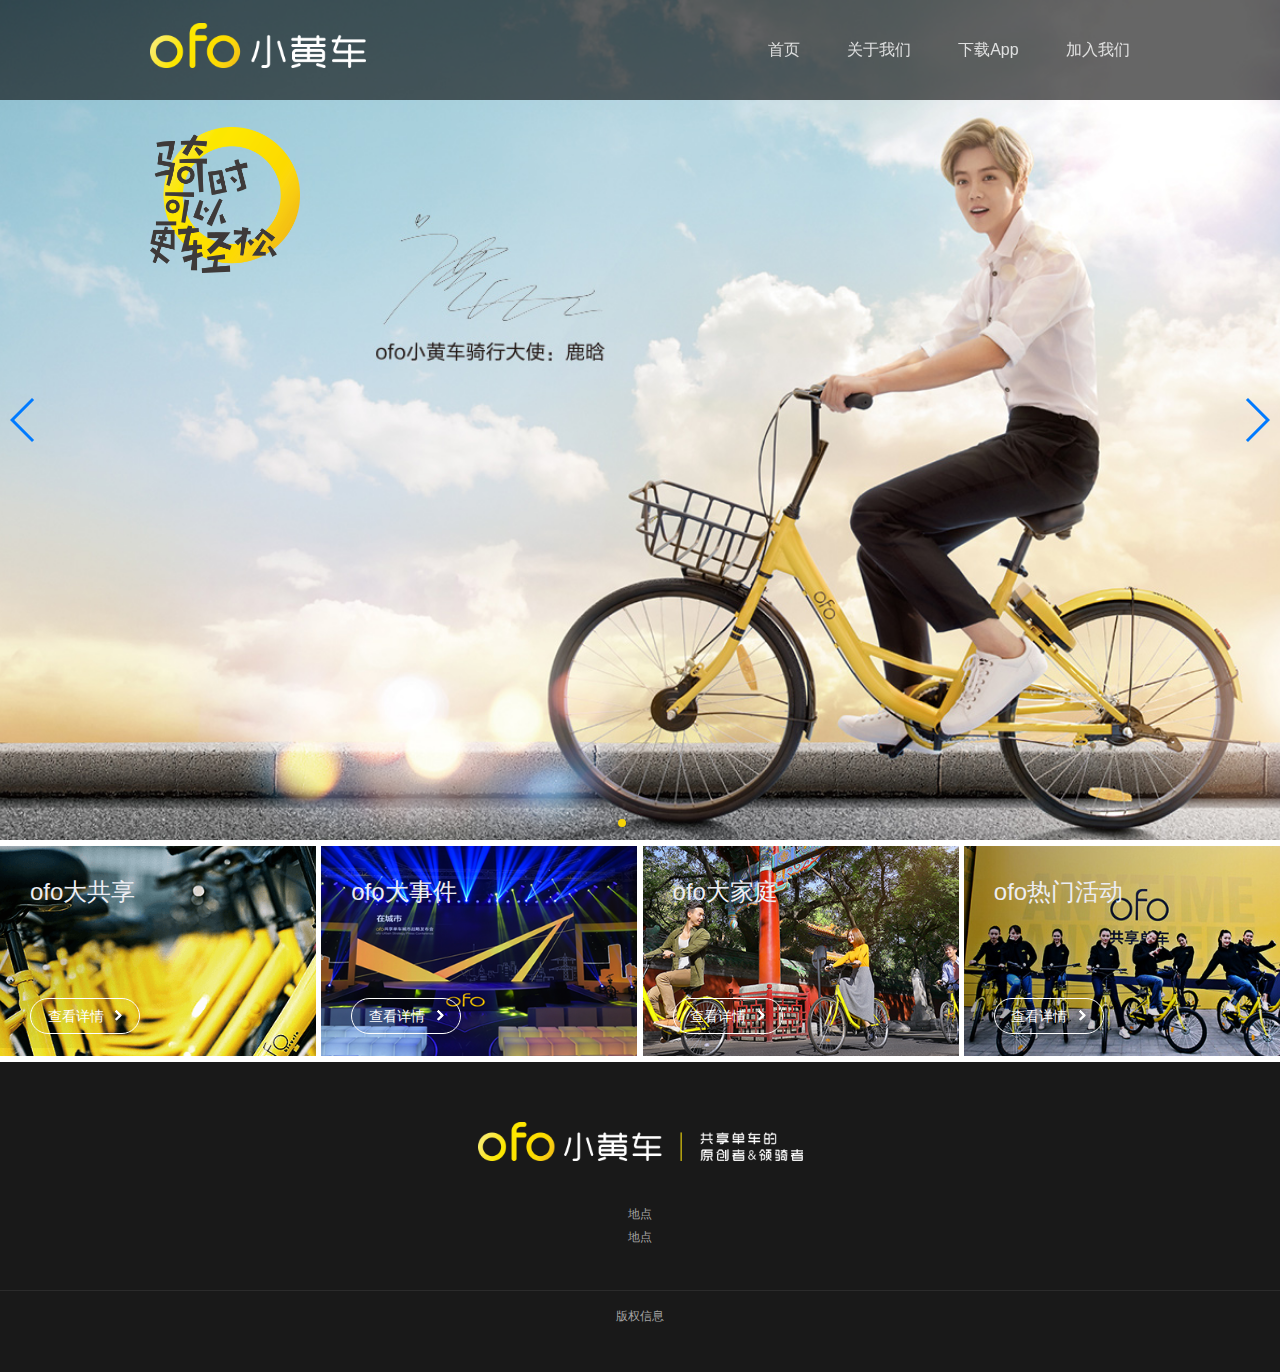
<file: index.html>
<!DOCTYPE html>
<html>
<head>
	<title>首页</title>
	<meta charset="utf-8">
	<style class="vjs-styles-defaults">
      .video-js {
        width: 300px;
        height: 150px;
      }

      .vjs-fluid {
        padding-top: 56.25%
      }
    </style>
    <style class="vjs-styles-dimensions">
      .video-dimensions {
        width: 100px;
        height: 100px;
      }

      .video-dimensions.vjs-fluid {
        padding-top: 56.25%;
      }
    </style>
    <link href="css/video-js.css" rel="stylesheet">
	<link rel="stylesheet" type="text/css" href="css/public.css">
	<link rel="stylesheet" type="text/css" href="css/index.css">
	<link rel="stylesheet" type="text/css" href="css/swiper.min.css">

</head>
<body>
<div id="main">
	<header>
		<div id="nav" style="margin: 0 150px;position: relative;">
			<div class="logo">
				<a href="#">
					<img src="images/logo.png">
				</a>
			</div>
			<div class="nav-item">
				<ul>
					<li>
						<a href="index.html">首页</a>
						<span></span>
					</li>
					<li>
						<a href="#">关于我们</a>
						<span></span>
					</li>
					<li>
						<a href="#">下载App</a>
						<span></span>
					</li>
					<li>
						<a href="#">加入我们</a>
						<span></span>
					</li>
				</ul>
			</div>
		</div>
	</header>
	<div class="content" data-p="index">
		<div class="cont-wrap">
			<div class="banner">
				<div class="swiper-container swiper-container-horizontal">
					<div class="swiper-wrapper">
						<div class="swiper-slide" style="width: 1140px;">
							<div class="banner1 ban-warp">
								<div class="title-w"><h3>随时随地骑</h3></div>
								<div class="col-1140">
									<div class="title"></div>
								</div>
							</div>
						</div>
						<div class="swiper-slide" style="width: 1140px;">
							<div class="banner2 ban-warp">
								<div class="title-w"><h3>随时随地骑</h3></div>
								<div class="col-1140">
									<div class="title"></div>
								</div>
							</div>
						</div>
						<div class="swiper-slide" style="width: 1140px;">
							<div class="banner2 banner-3 ban-warp">
								<div class="title-w"><h3>随时随地骑</h3>
								<p>ANYTIME<br>ANYWHERE</p></div>
								<div class="col-1140">
									<div class="title"></div>
								</div>
							</div>
						</div>
					</div>
					<div class="swiper-pagination swiper-pagination-clickable swiper-pagination-bullets">
							<span class="swiper-pagination-bullet"></span>
							<span class="swiper-pagination-bullet"></span>
					</div>
					<div class="swiper-button-prev"></div>
    				<div class="swiper-button-next"></div>
    				
				</div>
			</div>		
			<div class="link-warp">
				<ul>
					<li id="share">
						<h3>ofo大共享</h3>
						<a href="share.html">
							查看详情&nbsp;&nbsp;
							<em></em>
						</a>
					</li>
					<li id="event">
						<h3>ofo大事件</h3>
						<a href="event.html">
							查看详情&nbsp;&nbsp;
							<em></em>
						</a>
					</li>
					<li id="family">
						<h3>ofo大家庭</h3>
						<a href="family_bj.html">
							查看详情&nbsp;&nbsp;
							<em></em>
						</a>
					</li>
					<li id="active">
						<h3>ofo热门活动</h3>
						<a href="activity.html">
							查看详情&nbsp;&nbsp;
							<em></em>
						</a>
					</li>
				</ul>
			</div>
		</div>		
	</div>
	<footer>
		<div class="col-1140">
			<div class="fbar clearfix">
				<div class="fcnt">
					<div class="fbar-logo">
						<img src="images/footer_logo.png">
					</div>
					<p class="finfo text1">地点</p>
					<p class="finfo text2">地点</p>
				</div>
			</div>
		</div>
		<div class="ficp">
			<p class="finfo"> 版权信息</p>
		</div>
	</footer>
	
</div>
<script src="js/jquery-2.1.1.min.js"></script>
<script src="js/app.min.js"></script>

<script src="js/plugin.js"></script>
<script src="js/video.js"></script>
<script src="js/carcount.js"></script>

</body>
</html>
</file>
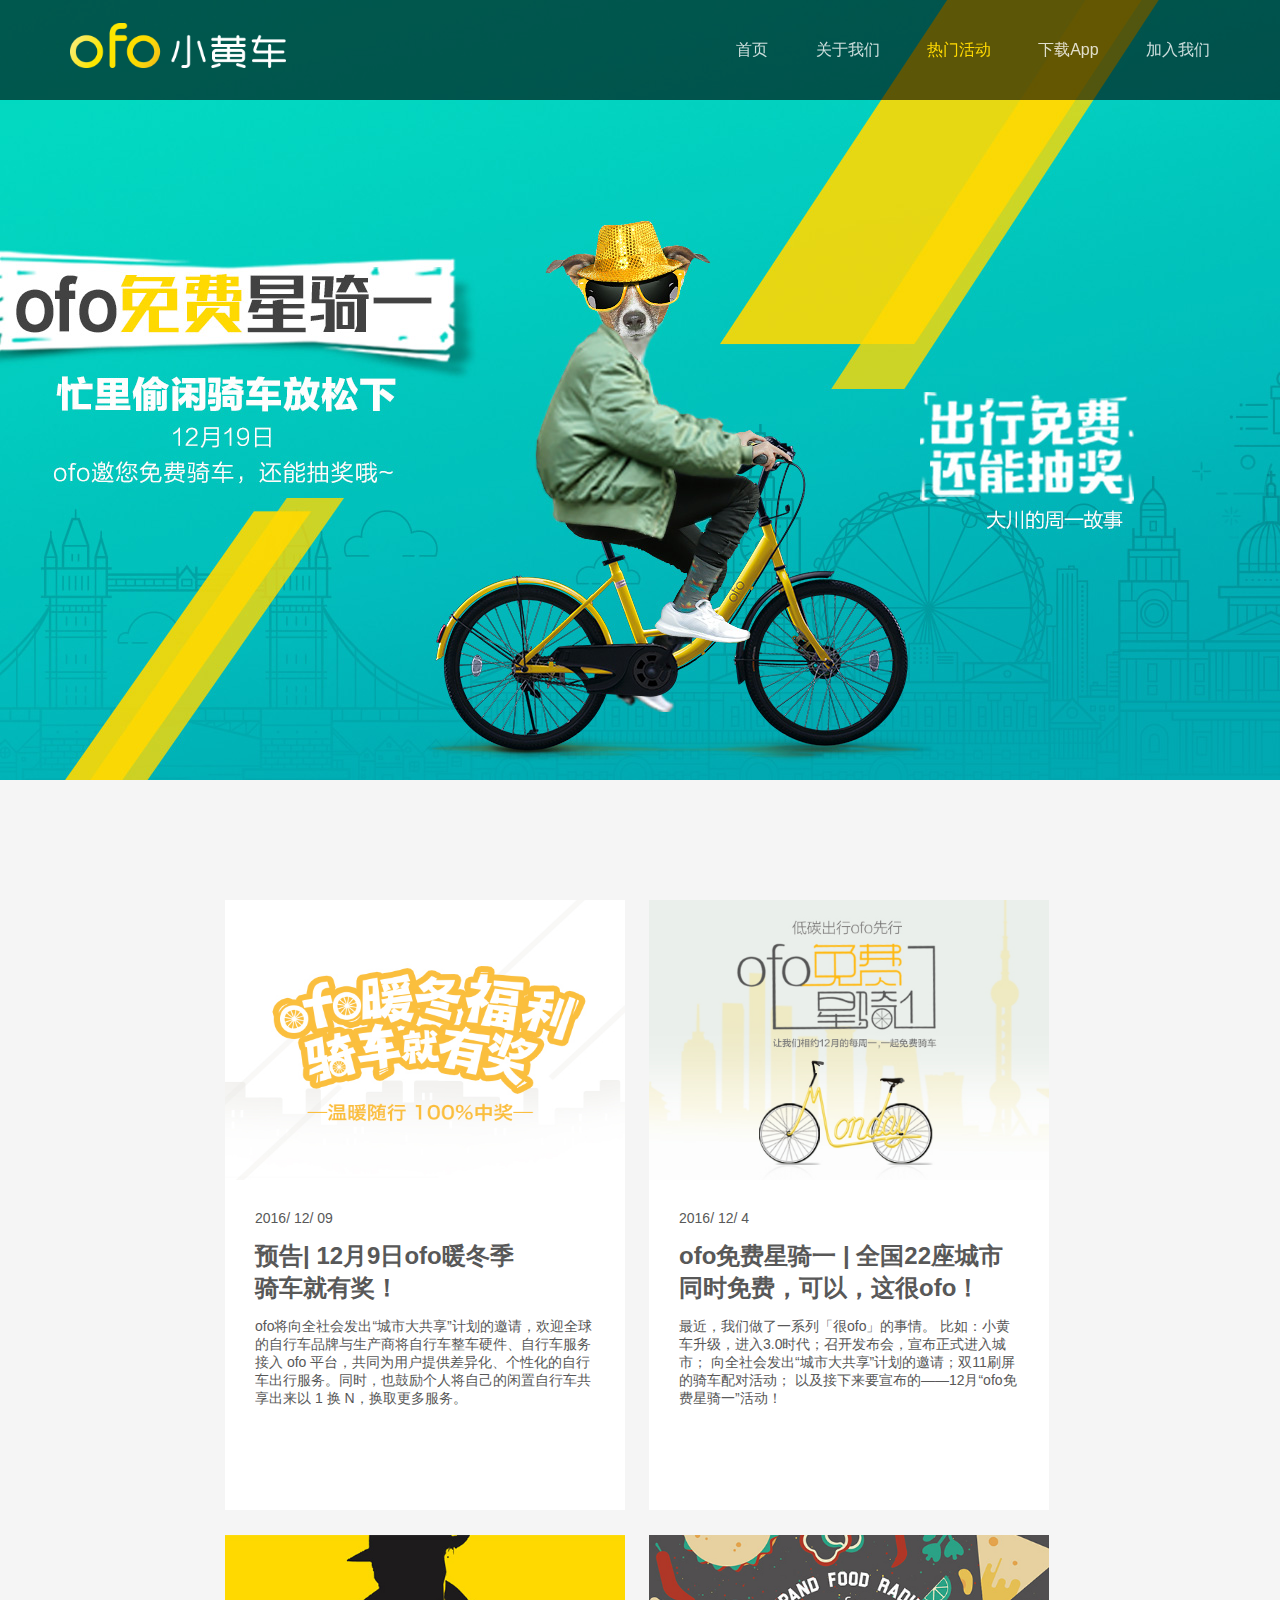
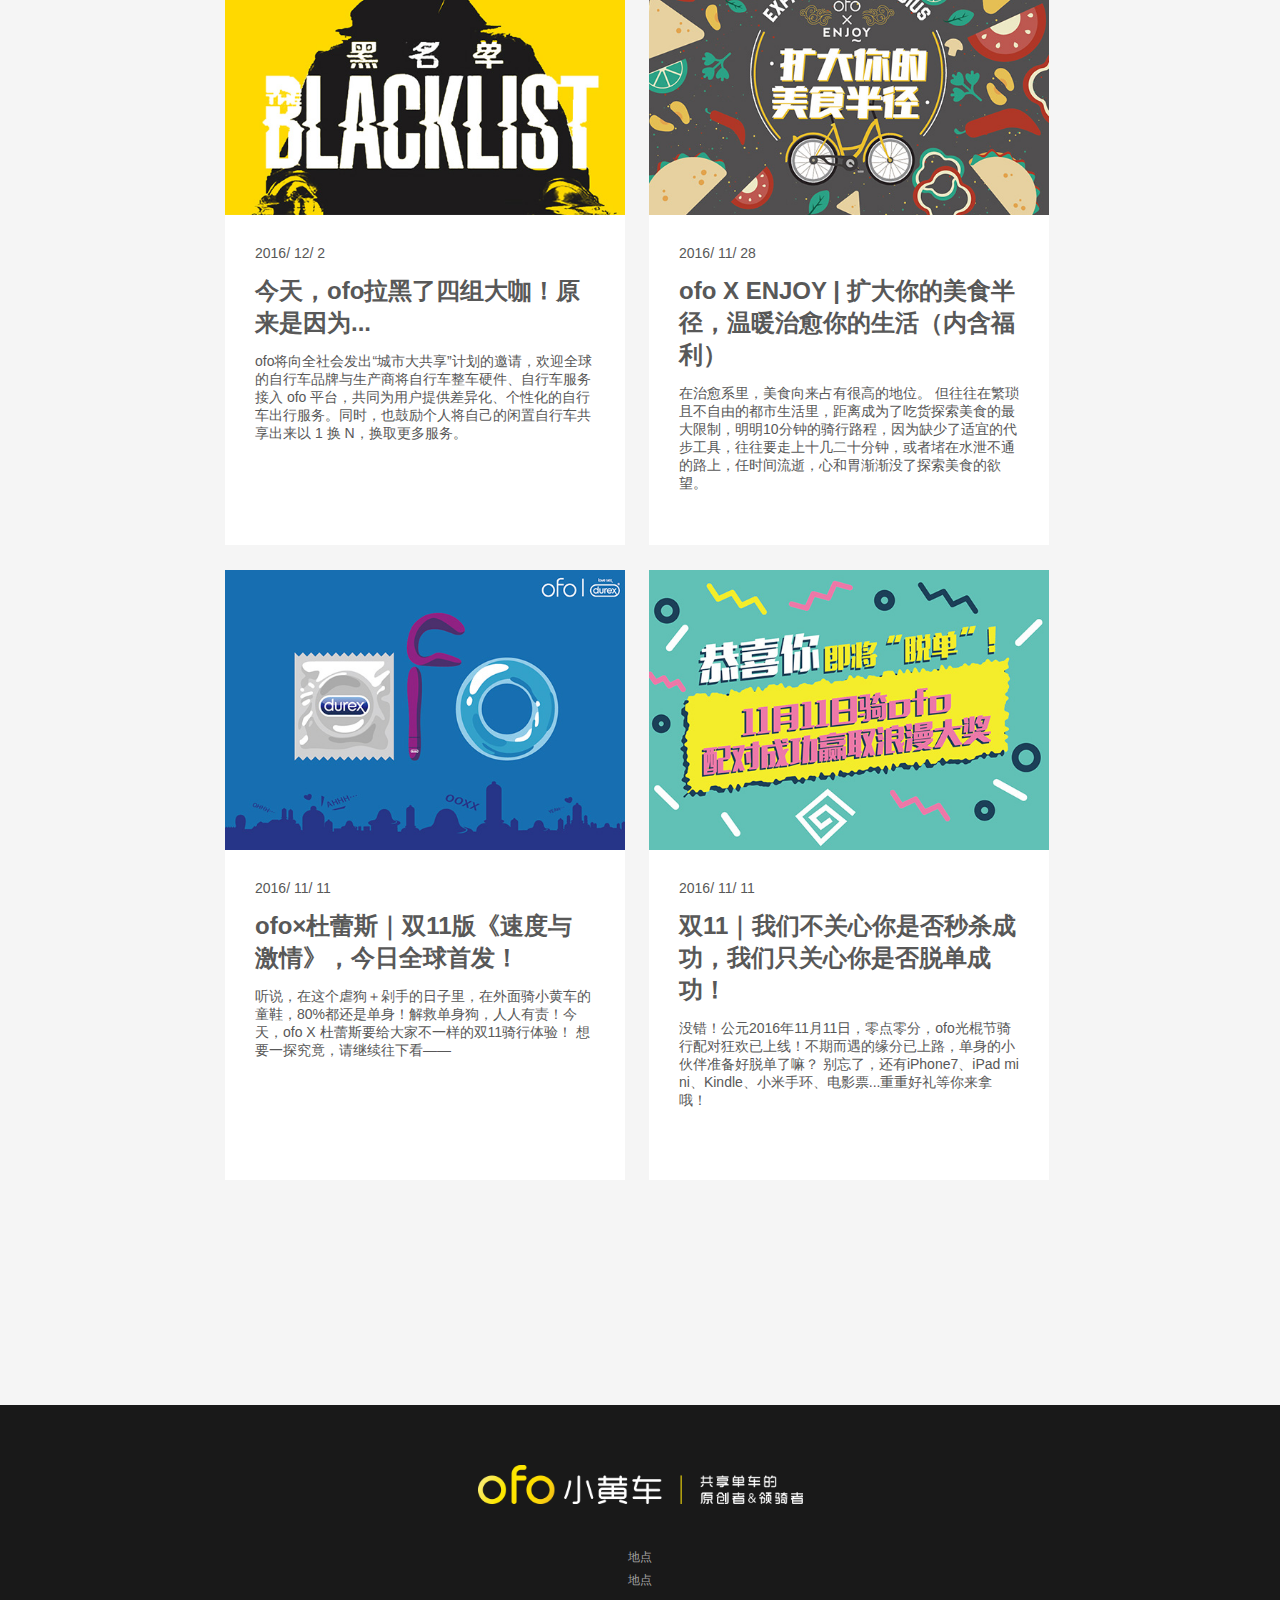
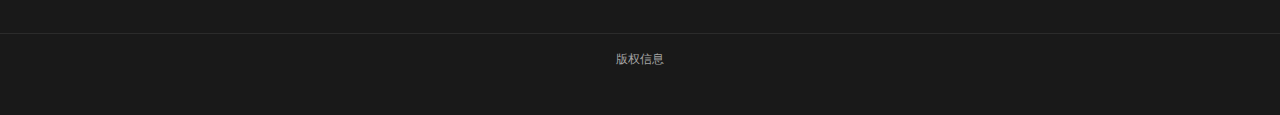
<file: activity.html>
<!DOCTYPE html>
<html>
<head>
	<title>热门活动</title>
	<meta charset="utf-8">
	 <link href="css/video-js.css" rel="stylesheet">
	<link rel="stylesheet" type="text/css" href="css/public.css">
	<link rel="stylesheet" type="text/css" href="css/active.css">
	<link rel="stylesheet" type="text/css" href="css/swiper.min.css">
</head>
<body>
<div id="main">
	<header>
		<div id="nav" class="col-1140">
			<div class="logo">
				<a href="#">
					<img src="images/logo.png">
				</a>
			</div>
			<div class="nav-item nav-item-y">
				<ul>
					<li>
						<a href="index.html">首页</a>
						<span></span>
					</li>
					<li>
						<a href="#">关于我们</a>
						<span></span>
					</li>
					<li>
						<a class="cur" href="activity.html" >热门活动</a>
						<span ></span>
					</li>
					<li>
						<a href="#">下载App</a>
						<span></span>
					</li>
					<li>
						<a href="#">加入我们</a>
						<span></span>
					</li>
				</ul>
			</div>
		</div>
	</header>
	<div class="content">
		<div class="banner"></div>
	</div>
	<div class="post-list">
		<ul>
			<li>
				<a href="active-1.html">
					<img src="images/activity/pic-1.jpg">
					<div class="text-area">
						<div class="time">2016/ 12/ 09</div>
						<h2>预告| 12月9日ofo暖冬季<br>骑车就有奖！</h2>
						<p>ofo将向全社会发出“城市大共享”计划的邀请，欢迎全球的自行车品牌与生产商将自行车整车硬件、自行车服务接入 ofo 平台，共同为用户提供差异化、个性化的自行车出行服务。同时，也鼓励个人将自己的闲置自行车共享出来以 1 换 N，换取更多服务。</p>
					</div>
				</a>
			</li>
			<li class="right">
				<a href="active-1.html">
                    <img src="images/activity/pic-2.jpg">
                    <div class="text-area">
                        <div class="time">2016/ 12/ 4</div>
                        <h2>ofo免费星骑一 | 全国22座城市同时免费，可以，这很ofo！</h2>
                        <p>最近，我们做了一系列「很ofo」的事情。
                            比如：小黄车升级，进入3.0时代；召开发布会，宣布正式进入城市；
                            向全社会发出“城市大共享”计划的邀请；双11刷屏的骑车配对活动；
                        以及接下来要宣布的——12月“ofo免费星骑一”活动！</p>
                    </div>
                </a>
            </li>
            <li><a href="active-1.html">
                    <img src="images/activity/pic-3.jpg">
                    <div class="text-area">
                        <div class="time">2016/ 12/ 2</div>
                        <h2>今天，ofo拉黑了四组大咖！原来是因为...</h2>
                        <p>ofo将向全社会发出“城市大共享”计划的邀请，欢迎全球的自行车品牌与生产商将自行车整车硬件、自行车服务接入 ofo 平台，共同为用户提供差异化、个性化的自行车出行服务。同时，也鼓励个人将自己的闲置自行车共享出来以 1 换 N，换取更多服务。</p>
                    </div></a>
            </li>
            <li class="right">
            	<a href="active-1.html">
                    <img src="images/activity/pic-4.jpg">
                    <div class="text-area">
                        <div class="time">2016/ 11/ 28</div>
                        <h2>ofo X ENJOY | 扩大你的美食半径，温暖治愈你的生活（内含福利）</h2>
                        <p>在治愈系里，美食向来占有很高的地位。
                        但往往在繁琐且不自由的都市生活里，距离成为了吃货探索美食的最大限制，明明10分钟的骑行路程，因为缺少了适宜的代步工具，往往要走上十几二十分钟，或者堵在水泄不通的路上，任时间流逝，心和胃渐渐没了探索美食的欲望。</p>
                    </div>
                </a>
            </li>
            <li>
            	<a href="active-1.html">
                    <img src="images/activity/pic-5.jpg">
                    <div class="text-area">
                        <div class="time">2016/ 11/ 11</div>
                        <h2>ofo×杜蕾斯｜双11版《速度与激情》，今日全球首发！</h2>
                        <p>听说，在这个虐狗＋剁手的日子里，在外面骑小黄车的童鞋，80%都还是单身！解救单身狗，人人有责！今天，ofo X 杜蕾斯要给大家不一样的双11骑行体验！
                        想要一探究竟，请继续往下看——</p>
                    </div>
                </a>
            </li>
            <li class="right">
            	<a href="active-1.html">
                    <img src="images/activity/pic-6.jpg">
                    <div class="text-area">
                        <div class="time">2016/ 11/ 11</div>
                        <h2>双11｜我们不关心你是否秒杀成功，我们只关心你是否脱单成功！</h2>
                        <p>没错！公元2016年11月11日，零点零分，ofo光棍节骑行配对狂欢已上线！不期而遇的缘分已上路，单身的小伙伴准备好脱单了嘛？
                        别忘了，还有iPhone7、iPad mini、Kindle、小米手环、电影票...重重好礼等你来拿哦！</p>
                    </div>
                </a>
            </li>
		</ul>
	</div>
	<footer>
		<div class="col-1140">
			<div class="fbar clearfix">
				<div class="fcnt">
					<div class="fbar-logo">
						<img src="images/footer_logo.png">
					</div>
					<p class="finfo text1">地点</p>
					<p class="finfo text2">地点</p>
				</div>
			</div>
		</div>
		<div class="ficp">
			<p class="finfo"> 版权信息</p>
		</div>
	</footer>
</div>
<script src="js/jquery-2.1.1.min.js"></script>
<script src="js/app.min.js"></script>

<script src="js/plugin.js"></script>
<script src="js/video.js"></script>
<script src="js/carcount.js"></script>

</body>
</html>
</file>
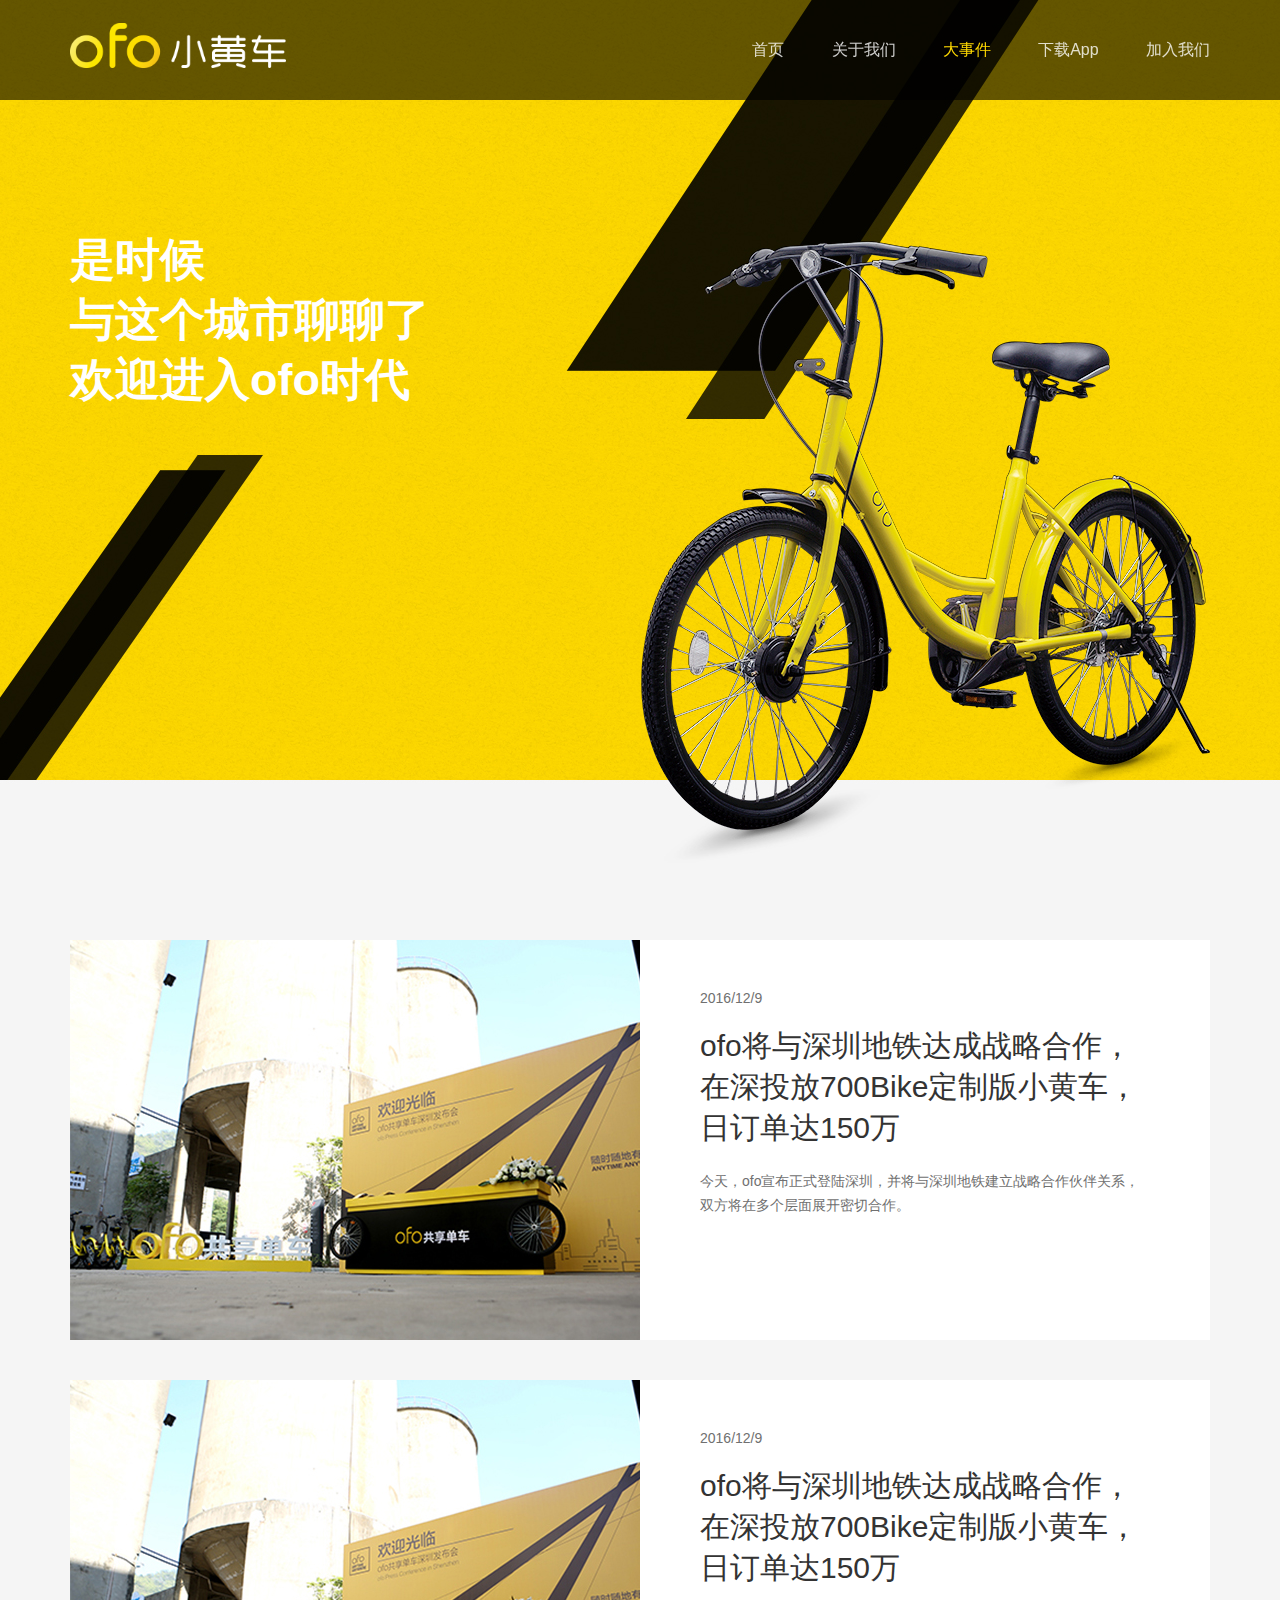
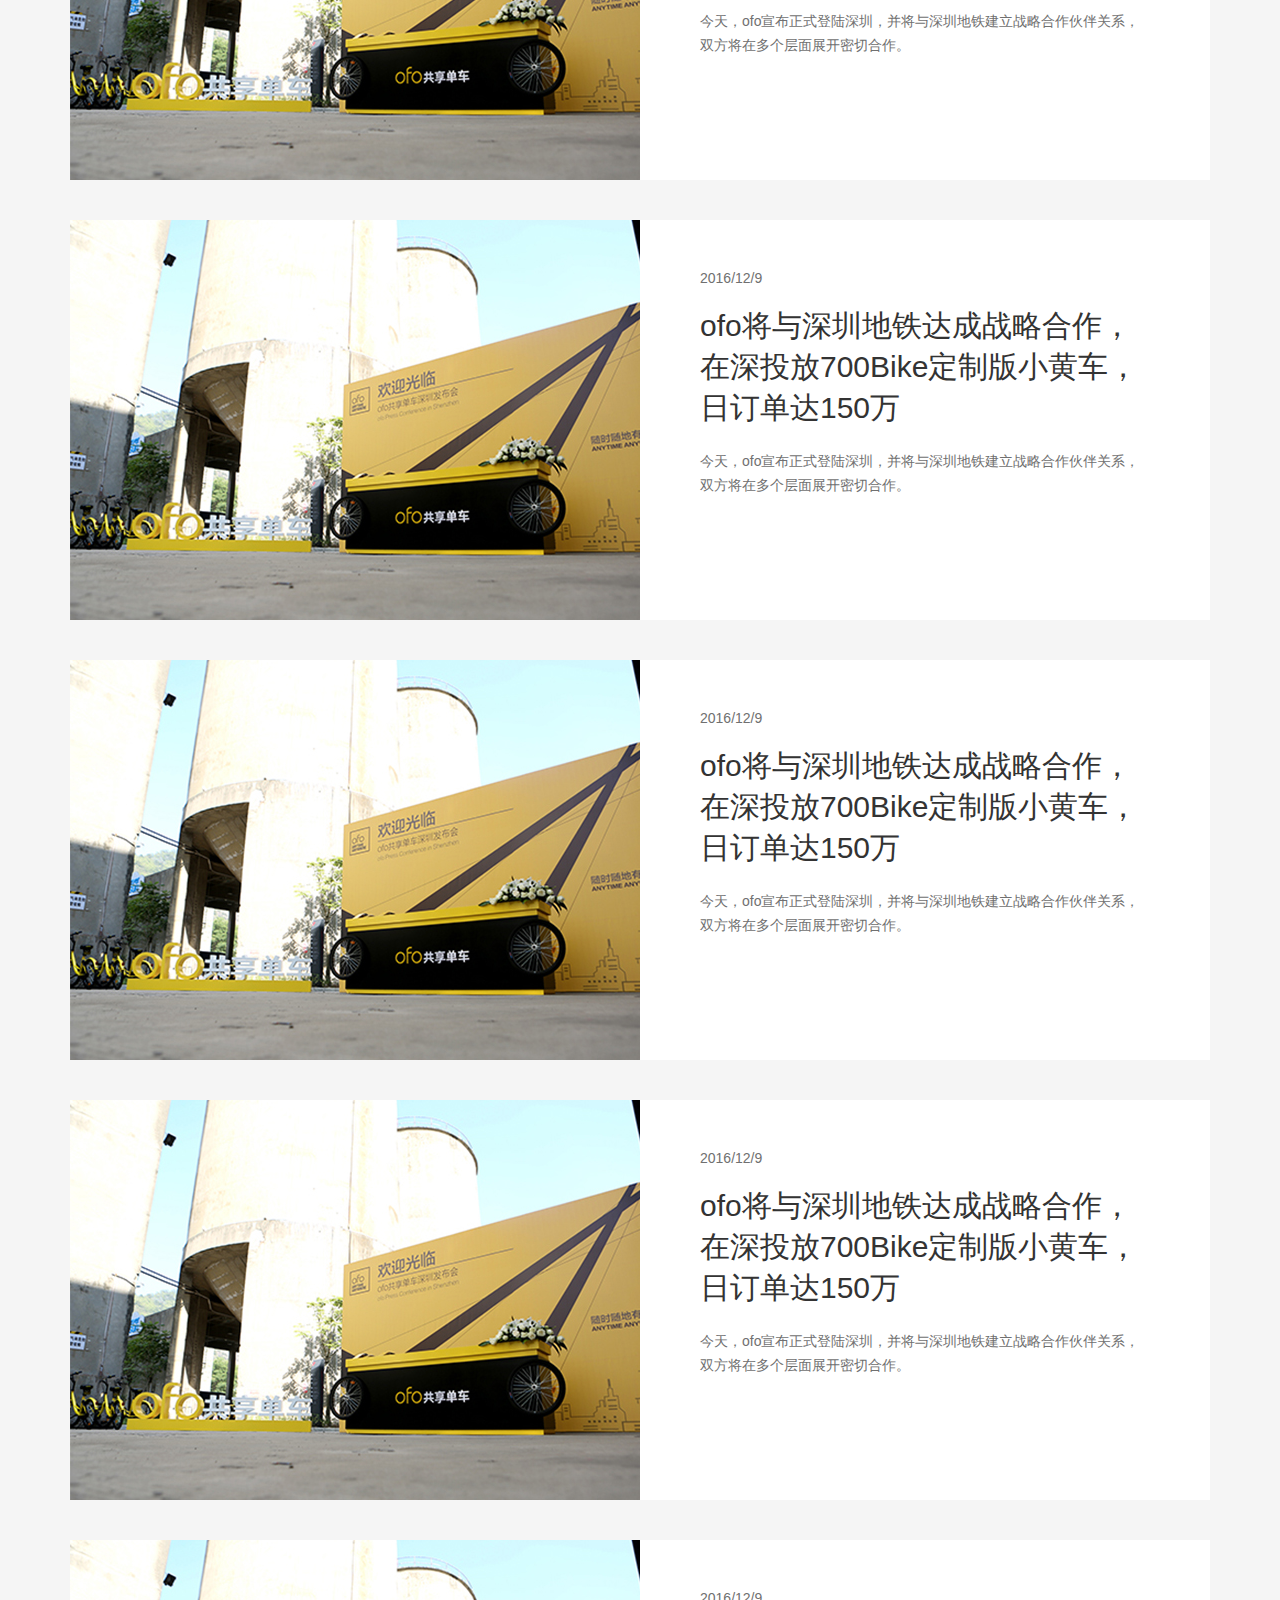
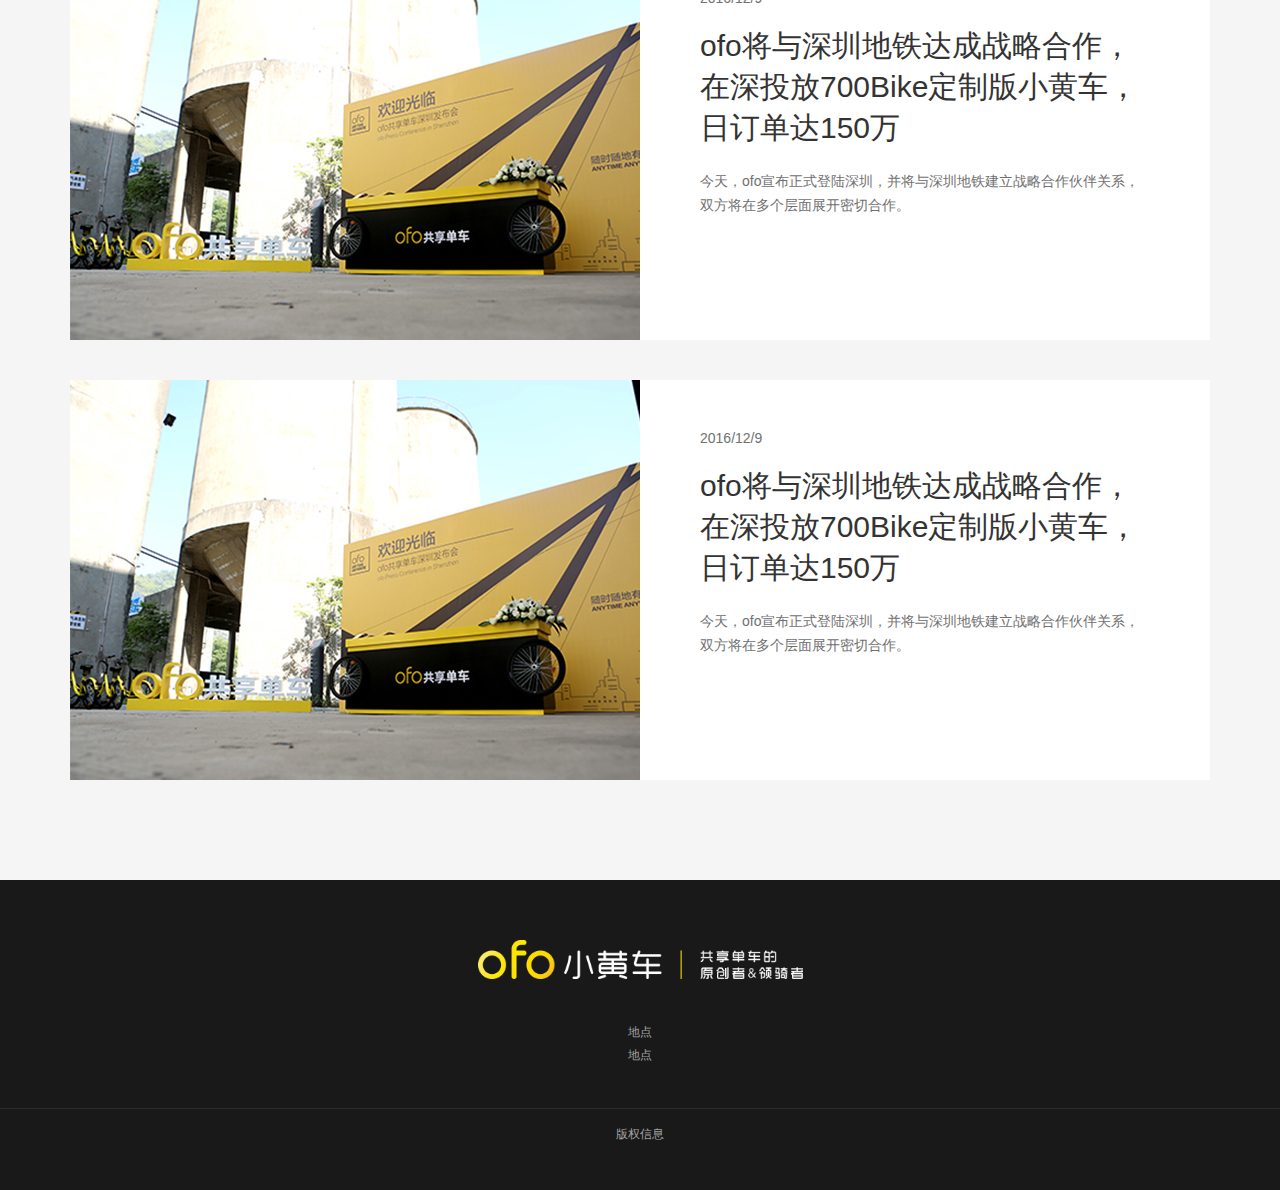
<file: event.html>
<!DOCTYPE html>
<html>
<head>
	<title>大事件</title>
	<meta charset="utf-8">
	 <link href="css/video-js.css" rel="stylesheet">
	<link rel="stylesheet" type="text/css" href="css/public.css">
	<link rel="stylesheet" type="text/css" href="css/event.css">
	<link rel="stylesheet" type="text/css" href="css/swiper.min.css">
</head>
<body>
<div id="main">
	<header>
		<div id="nav" class="col-1140">
			<div class="logo">
				<a href="#">
					<img src="images/logo.png">
				</a>
			</div>
			<div class="nav-item nav-item-y">
				<ul>
					<li>
						<a href="index.html">首页</a>
						<span ></span>
					</li>
					<li>
						<a href="#">关于我们</a>
						<span></span>
					</li>
					<li>
						<a class="cur" href="event.html" >大事件</a>
						<span ></span>
					</li>
					<li>
						<a href="#">下载App</a>
						<span></span>
					</li>
					<li>
						<a href="#">加入我们</a>
						<span></span>
					</li>
				</ul>
			</div>
		</div>
	</header>
	<div class="content" data-p="event">
		<div class="banner">
			<div class="col-1140">
				<div class="banner-w">
					<h3>是时候<br>与这个城市聊聊了<br>欢迎进入ofo时代</h3>
				</div>
			</div>
		</div>
		<div class="new-con col-1140">
			<ul>
				<li><a href="news.html">
					<div class="new-img"><img src="images/event/1209-7.jpg"></div>
					<div class="new-w">
						<span>2016/12/9</span>
						<h4>ofo将与深圳地铁达成战略合作，在深投放700Bike定制版小黄车，日订单达150万</h4>
						<p>今天，ofo宣布正式登陆深圳，并将与深圳地铁建立战略合作伙伴关系，双方将在多个层面展开密切合作。</p>
					</div>
					</a>
				</li>
				<li><a href="news-7.html">
					<div class="new-img"><img src="images/event/1209-7.jpg"></div>
					<div class="new-w">
						<span>2016/12/9</span>
						<h4>ofo将与深圳地铁达成战略合作，在深投放700Bike定制版小黄车，日订单达150万</h4>
						<p>今天，ofo宣布正式登陆深圳，并将与深圳地铁建立战略合作伙伴关系，双方将在多个层面展开密切合作。</p>
					</div>
					</a>
				</li>
				<li><a href="news-7.html">
					<div class="new-img"><img src="images/event/1209-7.jpg"></div>
					<div class="new-w">
						<span>2016/12/9</span>
						<h4>ofo将与深圳地铁达成战略合作，在深投放700Bike定制版小黄车，日订单达150万</h4>
						<p>今天，ofo宣布正式登陆深圳，并将与深圳地铁建立战略合作伙伴关系，双方将在多个层面展开密切合作。</p>
					</div>
					</a>
				</li>
				<li><a href="news-7.html">
					<div class="new-img"><img src="images/event/1209-7.jpg"></div>
					<div class="new-w">
						<span>2016/12/9</span>
						<h4>ofo将与深圳地铁达成战略合作，在深投放700Bike定制版小黄车，日订单达150万</h4>
						<p>今天，ofo宣布正式登陆深圳，并将与深圳地铁建立战略合作伙伴关系，双方将在多个层面展开密切合作。</p>
					</div>
					</a>
				</li>
				<li><a href="news-7.html">
					<div class="new-img"><img src="images/event/1209-7.jpg"></div>
					<div class="new-w">
						<span>2016/12/9</span>
						<h4>ofo将与深圳地铁达成战略合作，在深投放700Bike定制版小黄车，日订单达150万</h4>
						<p>今天，ofo宣布正式登陆深圳，并将与深圳地铁建立战略合作伙伴关系，双方将在多个层面展开密切合作。</p>
					</div>
					</a>
				</li>
				<li><a href="news-7.html">
					<div class="new-img"><img src="images/event/1209-7.jpg"></div>
					<div class="new-w">
						<span>2016/12/9</span>
						<h4>ofo将与深圳地铁达成战略合作，在深投放700Bike定制版小黄车，日订单达150万</h4>
						<p>今天，ofo宣布正式登陆深圳，并将与深圳地铁建立战略合作伙伴关系，双方将在多个层面展开密切合作。</p>
					</div>
					</a>
				</li>
				<li><a href="news-7.html">
					<div class="new-img"><img src="images/event/1209-7.jpg"></div>
					<div class="new-w">
						<span>2016/12/9</span>
						<h4>ofo将与深圳地铁达成战略合作，在深投放700Bike定制版小黄车，日订单达150万</h4>
						<p>今天，ofo宣布正式登陆深圳，并将与深圳地铁建立战略合作伙伴关系，双方将在多个层面展开密切合作。</p>
					</div>
					</a>
				</li>
				
				
			</ul>
		</div>
	</div>
	<footer>
		<div class="col-1140">
			<div class="fbar clearfix">
				<div class="fcnt">
					<div class="fbar-logo">
						<img src="images/footer_logo.png">
					</div>
					<p class="finfo text1">地点</p>
					<p class="finfo text2">地点</p>
				</div>
			</div>
		</div>
		<div class="ficp">
			<p class="finfo"> 版权信息</p>
		</div>
	</footer>
</div>
<script src="js/jquery-2.1.1.min.js"></script>
<script src="js/app.min.js"></script>

<script src="js/plugin.js"></script>
<script src="js/video.js"></script>
<script src="js/carcount.js"></script>

</body>
</html>
</file>
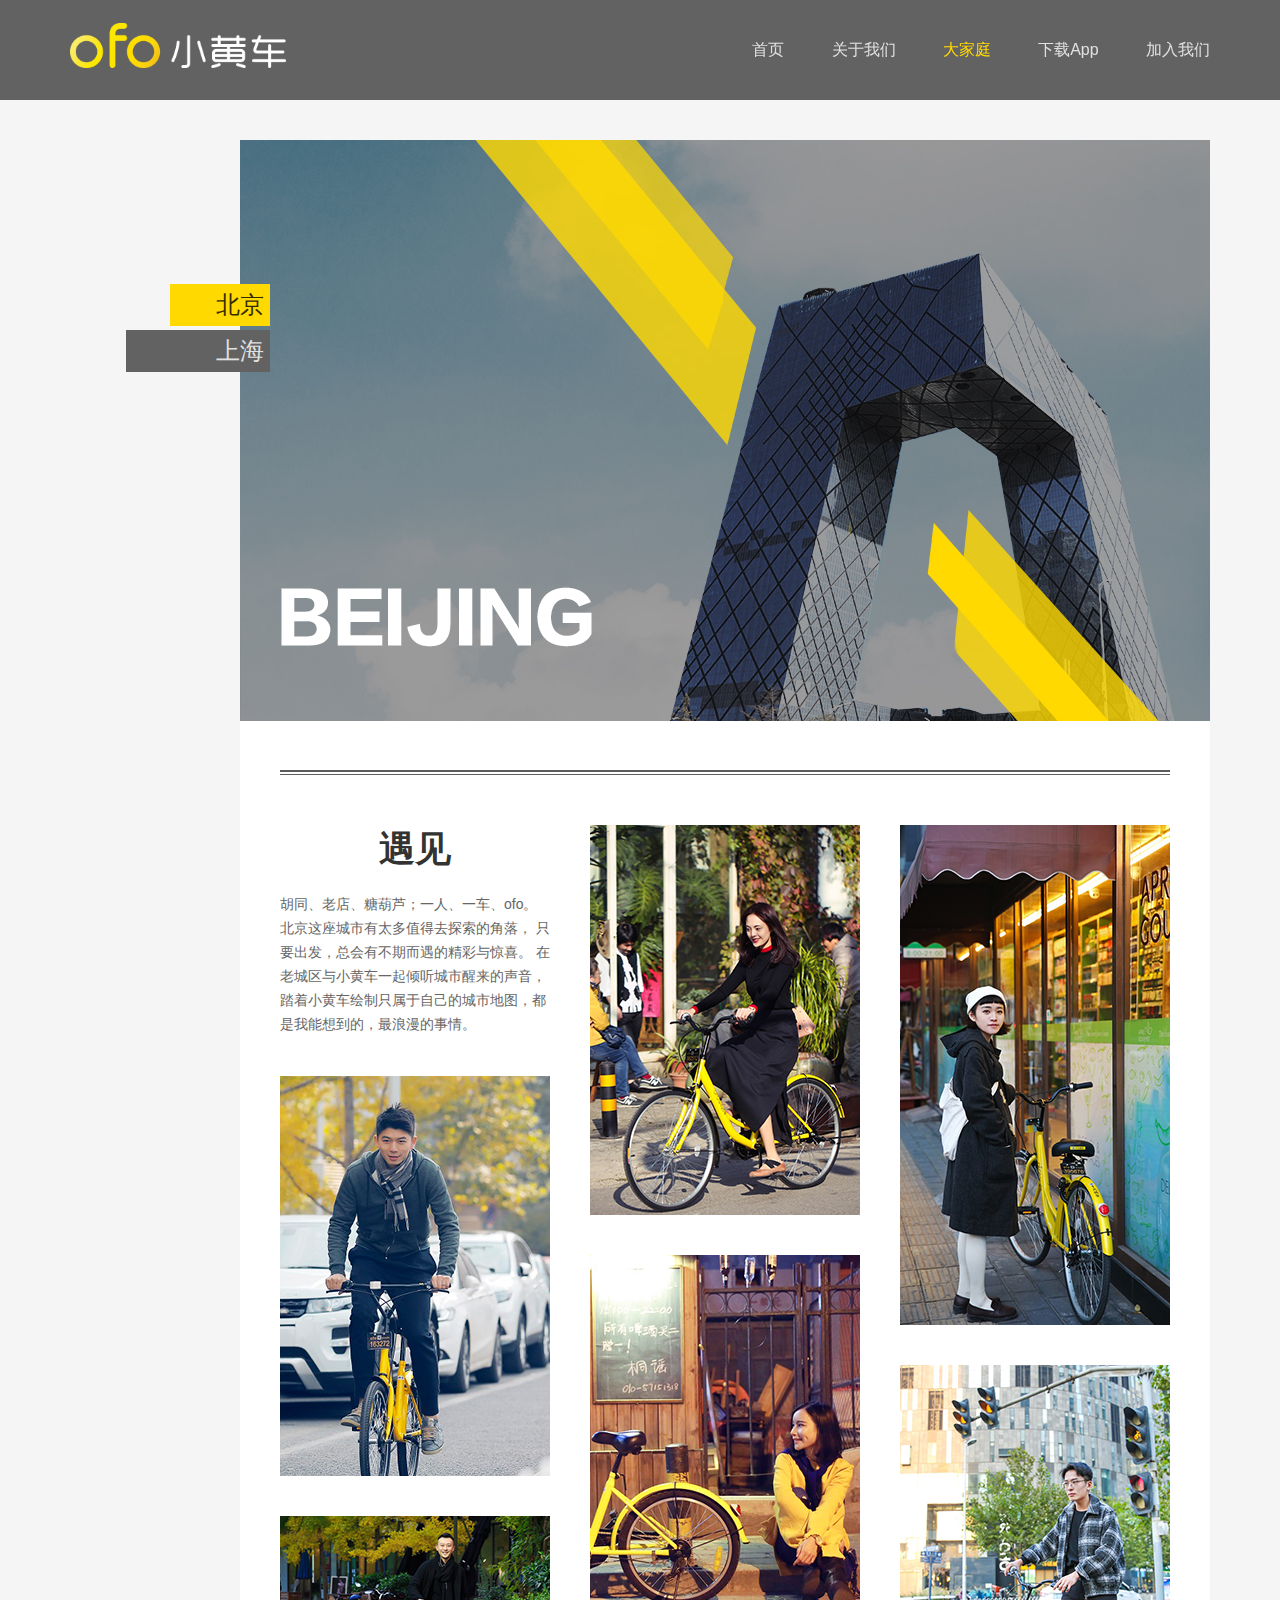
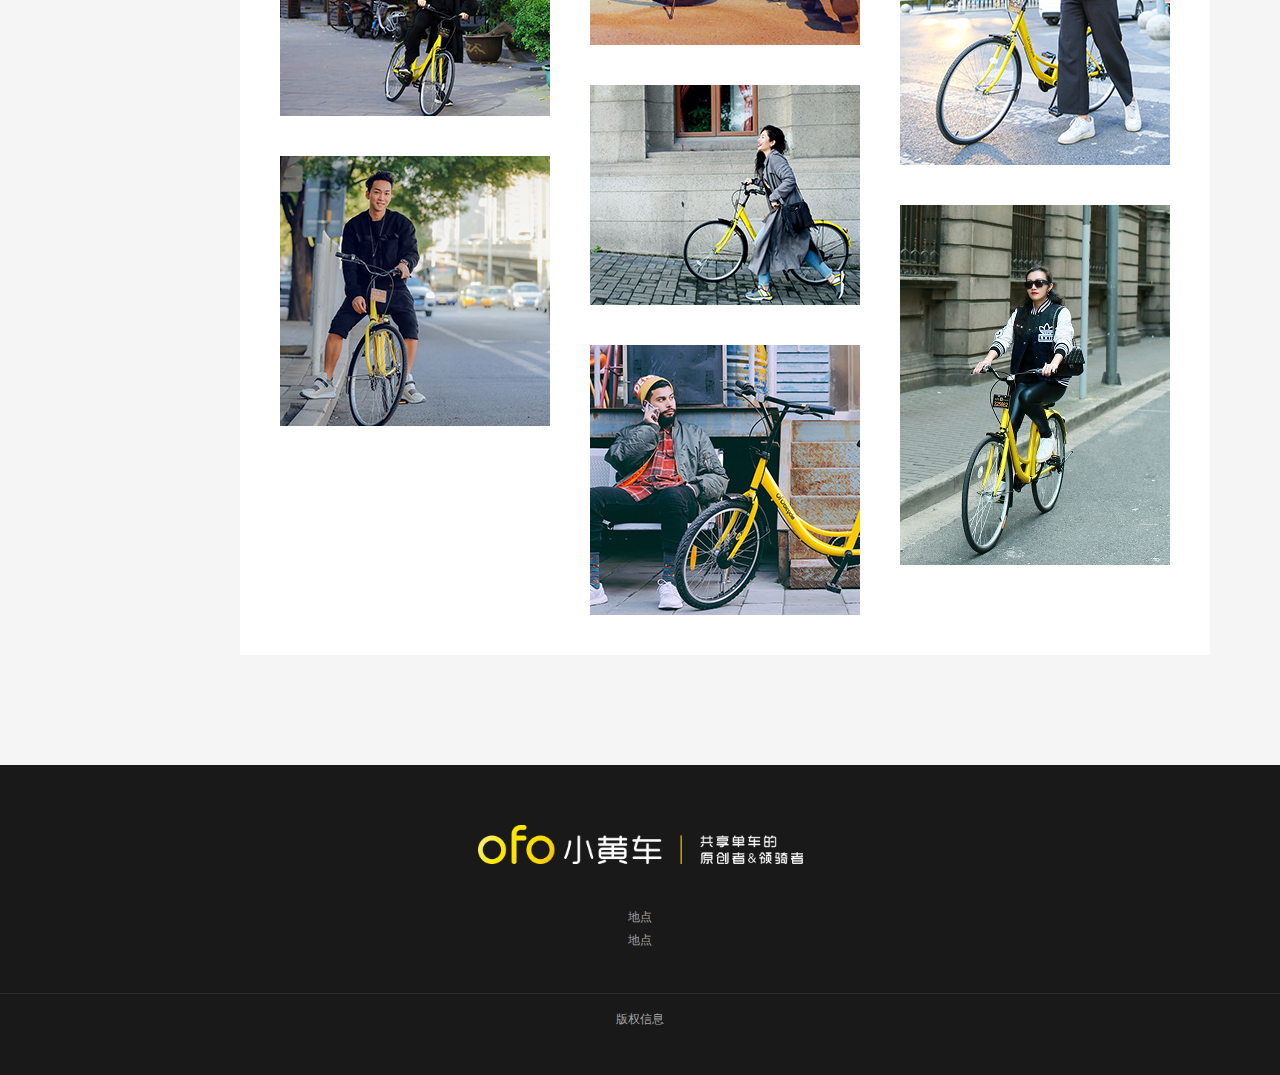
<file: family_bj.html>
<!DOCTYPE html>
<html>
<head>
	<title>大家庭</title>
	<meta charset="utf-8">
	<link rel="stylesheet" type="text/css" href="css/public.css">
	<link rel="stylesheet" type="text/css" href="css/family.css">
	
</head>
<body>
<div id="main">
	<header>
		<div id="nav" class="col-1140">
			<div class="logo">
				<a href="#">
					<img src="images/logo.png">
				</a>
			</div>
			<div class="nav-item nav-item-y">
				<ul>
					<li>
						<a href="index.html">首页</a>
						<span ></span>
					</li>
					<li>
						<a href="#">关于我们</a>
						<span></span>
					</li>
					<li>
						<a class="cur" href="family_bj.html" >大家庭</a>
						<span ></span>
					</li>
					<li>
						<a href="#">下载App</a>
						<span></span>
					</li>
					<li>
						<a href="#">加入我们</a>
						<span></span>
					</li>
				</ul>
			</div>
		</div>
	</header>
	<div class="content" data-p="family">
		<div class="cont col-1140">
			<div class="con">
				<div class="banner">
					<img src="images/family/banner_bj.jpg">
					<div class="banner_link">
						<a href="family_bj.html" class="cur short-btn">北京</a>
						<a href="family_sh.html">上海</a>
					</div>
				</div>
				<div class="cityimg">
					<div class="line"></div>
					<div class="line line2"></div>
					<div class="pic-show">
						<div class="grid" style="position: relative;height: 1200px">
							<div class="grid-item" >
							<div class=" pic-w">
								<h3>遇见</h3>
								<p>胡同、老店、糖葫芦；一人、一车、ofo。北京这座城市有太多值得去探索的角落，
只要出发，总会有不期而遇的精彩与惊喜。
在老城区与小黄车一起倾听城市醒来的声音，踏着小黄车绘制只属于自己的城市地图，都是我能想到的，最浪漫的事情。</p>
								</div>
							</div>
							<div class="grid-item">
								<img src="images/family/bj_1.jpg">
								<div class="mask">
									<div class="mask-w">
										<p>终于让我在最好的时间遇见最好的你</p>
									</div>
								</div>
							</div>
							<div class="grid-item">
								<img src="images/family/bj_2.jpg">
								<div class="mask">
									<div class="mask-w">
										<p>有时候，真该好好看看这个城市</p>
									</div>
								</div>
							</div>
							<div class="grid-item">
								<img src="images/family/bj_3.jpg">
								<div class="mask">
									<div class="mask-w">
										<p>喜欢在路上的感觉<br>自由自在</p>
									</div>
								</div>
							</div>
							<div class="grid-item">
								<img src="images/family/bj_4.jpg">
								<div class="mask">
									<div class="mask-w">
										<p>小黄车带我徜徉在这个城市的每一条小街</p>
									</div>
								</div>
							</div>
							<div class="grid-item">
								<img src="images/family/bj_5.jpg">
								<div class="mask">
									<div class="mask-w">
										<p>自由穿梭，探索城市里的奥秘</p>
									</div>
								</div>
							</div>
							<div class="grid-item">
								<img src="images/family/bj_6.jpg">
								<div class="mask">
									<div class="mask-w">
										<p>一个人，一辆车，一个自由的下午</p>
									</div>
								</div>
							</div>
							<div class="grid-item">
								<img src="images/family/bj_7.jpg">
								<div class="mask">
									<div class="mask-w">
										<p>骑着小黄车走街串巷，嗨！起！来！</p>
									</div>
								</div>
							</div>
							<div class="grid-item">
								<img src="images/family/bj_8.jpg">
								<div class="mask">
									<div class="mask-w">
										<p>城市因你更多色彩，生活因你更多笑声</p>
									</div>
								</div>
							</div>
							<div class="grid-item">
								<img src="images/family/bj_9.jpg">
								<div class="mask">
									<div class="mask-w">
										<p>天气晴,带上自由上路</p>
									</div>
								</div>
							</div>
							<div class="grid-item">
								<img src="images/family/bj_10.jpg">
								<div class="mask">
									<div class="mask-w">
										<p>Distance makes hearts grow fonder</p>
									</div>
								</div>
							</div>
						</div>
					</div>
				</div>
			</div>
		</div>
		
		
	</div>
	<footer>
		<div class="col-1140">
			<div class="fbar clearfix">
				<div class="fcnt">
					<div class="fbar-logo">
						<img src="images/footer_logo.png">
					</div>
					<p class="finfo text1">地点</p>
					<p class="finfo text2">地点</p>
				</div>
			</div>
		</div>
		<div class="ficp">
			<p class="finfo"> 版权信息</p>
		</div>
	</footer>
</div>
<script src="js/jquery-2.1.1.min.js"></script>
<script src="js/app.min.js"></script>

<script src="js/plugin.js"></script>
<script src="js/video.js"></script>
<script src="js/carcount.js"></script>

</body>
</html>
</file>
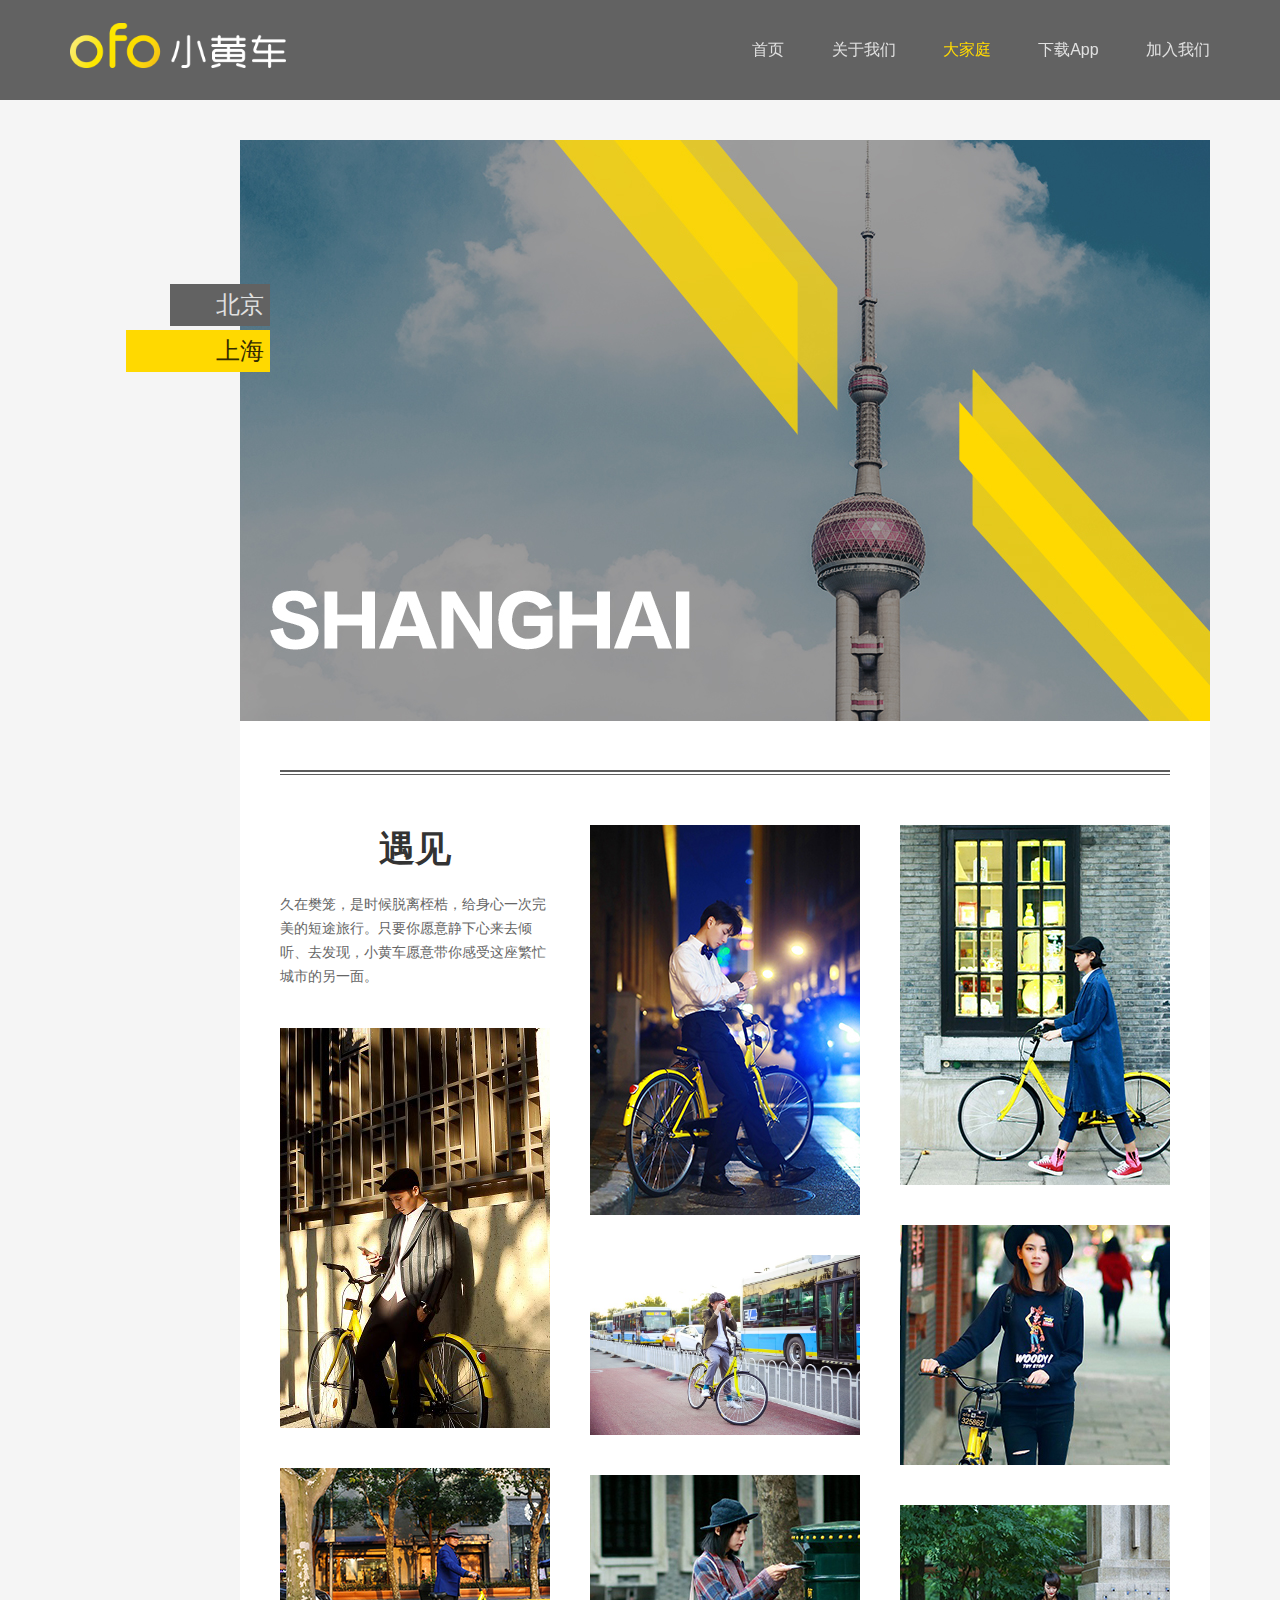
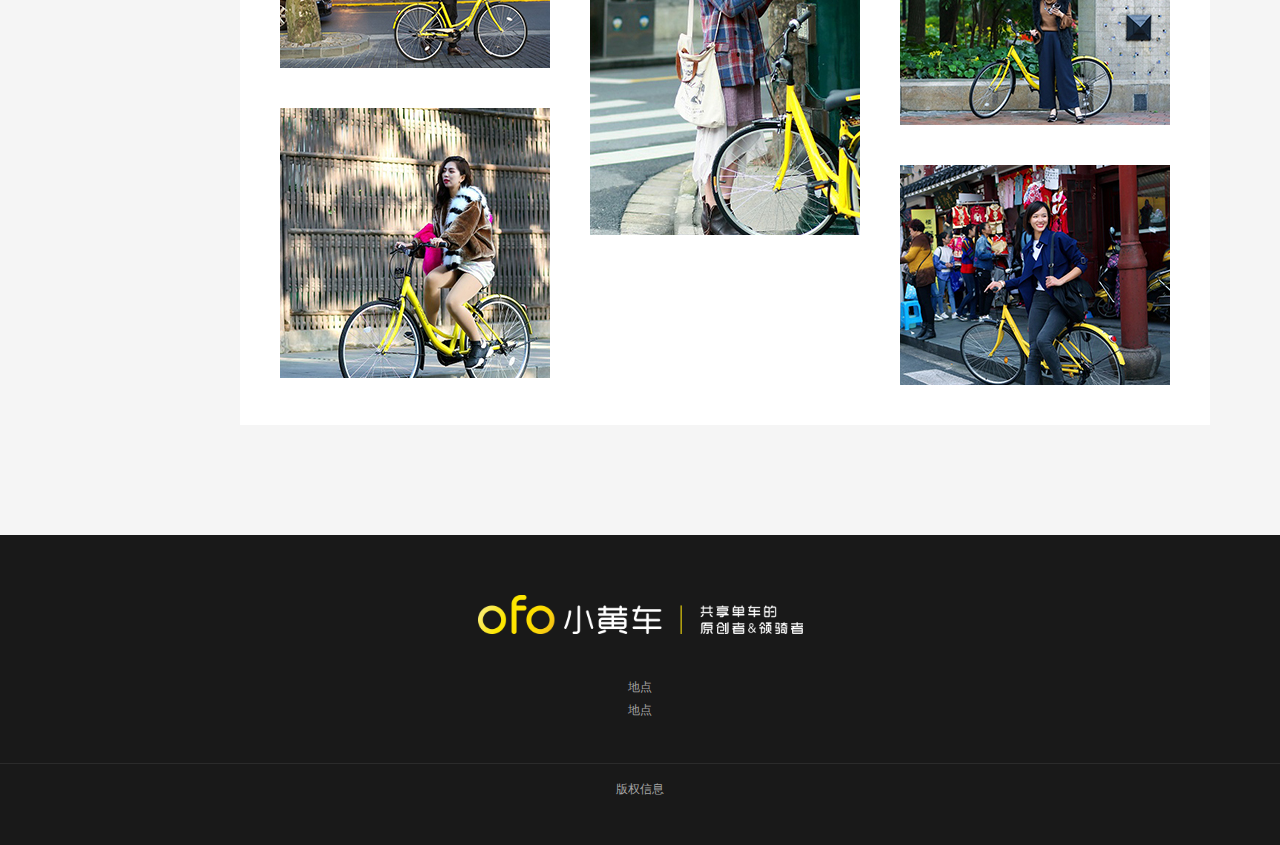
<file: family_sh.html>
<!DOCTYPE html>
<html>
<head>
	<title>大家庭</title>
	<meta charset="utf-8">
	<link rel="stylesheet" type="text/css" href="css/public.css">
	<link rel="stylesheet" type="text/css" href="css/family.css">
	
</head>
<body>
<div id="main">
	<header>
		<div id="nav" class="col-1140">
			<div class="logo">
				<a href="#">
					<img src="images/logo.png">
				</a>
			</div>
			<div class="nav-item nav-item-y">
				<ul>
					<li>
						<a href="index.html">首页</a>
						<span ></span>
					</li>
					<li>
						<a href="#">关于我们</a>
						<span></span>
					</li>
					<li>
						<a class="cur" href="family_bj.html" >大家庭</a>
						<span ></span>
					</li>
					<li>
						<a href="#">下载App</a>
						<span></span>
					</li>
					<li>
						<a href="#">加入我们</a>
						<span></span>
					</li>
				</ul>
			</div>
		</div>
	</header>
	<div class="content" data-p="family">
		<div class="cont col-1140">
			<div class="con">
				<div class="banner">
					<img src="images/family/banner_sh.jpg">
					<div class="banner_link">
						<a href="family_bj.html" class="short-btn">北京</a>
						<a href="family_sh.html" class="cur">上海</a>
					</div>
				</div>
				<div class="cityimg">
					<div class="line line1"></div>
					<div class="line line2"></div>
					<div class="pic-show">
						<div class="grid" style="position: relative;height: 1200px">
							<div class="grid-item" style="position: absolute;left: 32.6316%; top: 0px" >
								<div class=" pic-w">
									<h3>遇见</h3>
									<p>久在樊笼，是时候脱离桎梏，给身心一次完美的短途旅行。只要你愿意静下心来去倾听、去发现，小黄车愿意带你感受这座繁忙城市的另一面。</p>
								</div>
								
							</div>
							<div class="grid-item">
								<img src="images/family/sh_1.jpg">
								<div class="mask">
									<div class="mask-w">
										<p>身着正装<br>也要挽起袖子来一次完美夜骑</p>
									</div>
								</div>
							</div>
							<div class="grid-item">
								<img src="images/family/sh_2.jpg">
								<div class="mask">
									<div class="mask-w">
										<p>你是否和我一样？<br>喜欢骑着小黄车探店</p>
									</div>
								</div>
							</div>
							<div class="grid-item">
								<img src="images/family/sh_3.jpg">
								<div class="mask">
									<div class="mask-w">
										<p>阳光明媚的下午<br>小换车和老上海更配</p>
									</div>
								</div>
							</div>
							<div class="grid-item">
								<img src="images/family/sh_4.jpg">
								<div class="mask">
									<div class="mask-w">
										<p>随手拍<br>记录生活的美好</p>
									</div>
								</div>
							</div>
							<div class="grid-item">
								<img src="images/family/sh_5.jpg">
								<div class="mask">
									<div class="mask-w">
										<p>小黄车<br>我的城市轻时尚</p>
									</div>
								</div>
							</div>
							<div class="grid-item">
								<img src="images/family/sh_6.jpg">
								<div class="mask">
									<div class="mask-w">
										<p>探索老上海的新时尚</p>
									</div>
								</div>
							</div>
							<div class="grid-item">
								<img src="images/family/sh_7.jpg">
								<div class="mask">
									<div class="mask-w">
										<p>车...马...邮件...<br>我喜欢一切慢的东西</p>
									</div>
								</div>
							</div>
							<div class="grid-item">
								<img src="images/family/sh_8.jpg">
								<div class="mask">
									<div class="mask-w">
										<p>时尚与休闲，就在一秒之间</p>
									</div>
								</div>
							</div>
							<div class="grid-item">
								<img src="images/family/sh_9.jpg">
								<div class="mask">
									<div class="mask-w">
										<p>优雅骑车，张扬生活</p>
									</div>
								</div>
							</div>
							<div class="grid-item">
								<img src="images/family/sh_10.jpg">
								<div class="mask">
									<div class="mask-w">
										<p>下班后的小确幸</p>
									</div>
								</div>
							</div>
						</div>
					</div>
				</div>
			</div>
		</div>
		
		
	</div>
	<footer>
		<div class="col-1140">
			<div class="fbar clearfix">
				<div class="fcnt">
					<div class="fbar-logo">
						<img src="images/footer_logo.png">
					</div>
					<p class="finfo text1">地点</p>
					<p class="finfo text2">地点</p>
				</div>
			</div>
		</div>
		<div class="ficp">
			<p class="finfo"> 版权信息</p>
		</div>
	</footer>
</div>
<script src="js/jquery-2.1.1.min.js"></script>
<script src="js/app.min.js"></script>

<script src="js/plugin.js"></script>
<script src="js/video.js"></script>
<script src="js/carcount.js"></script>

</body>
</html>
</file>
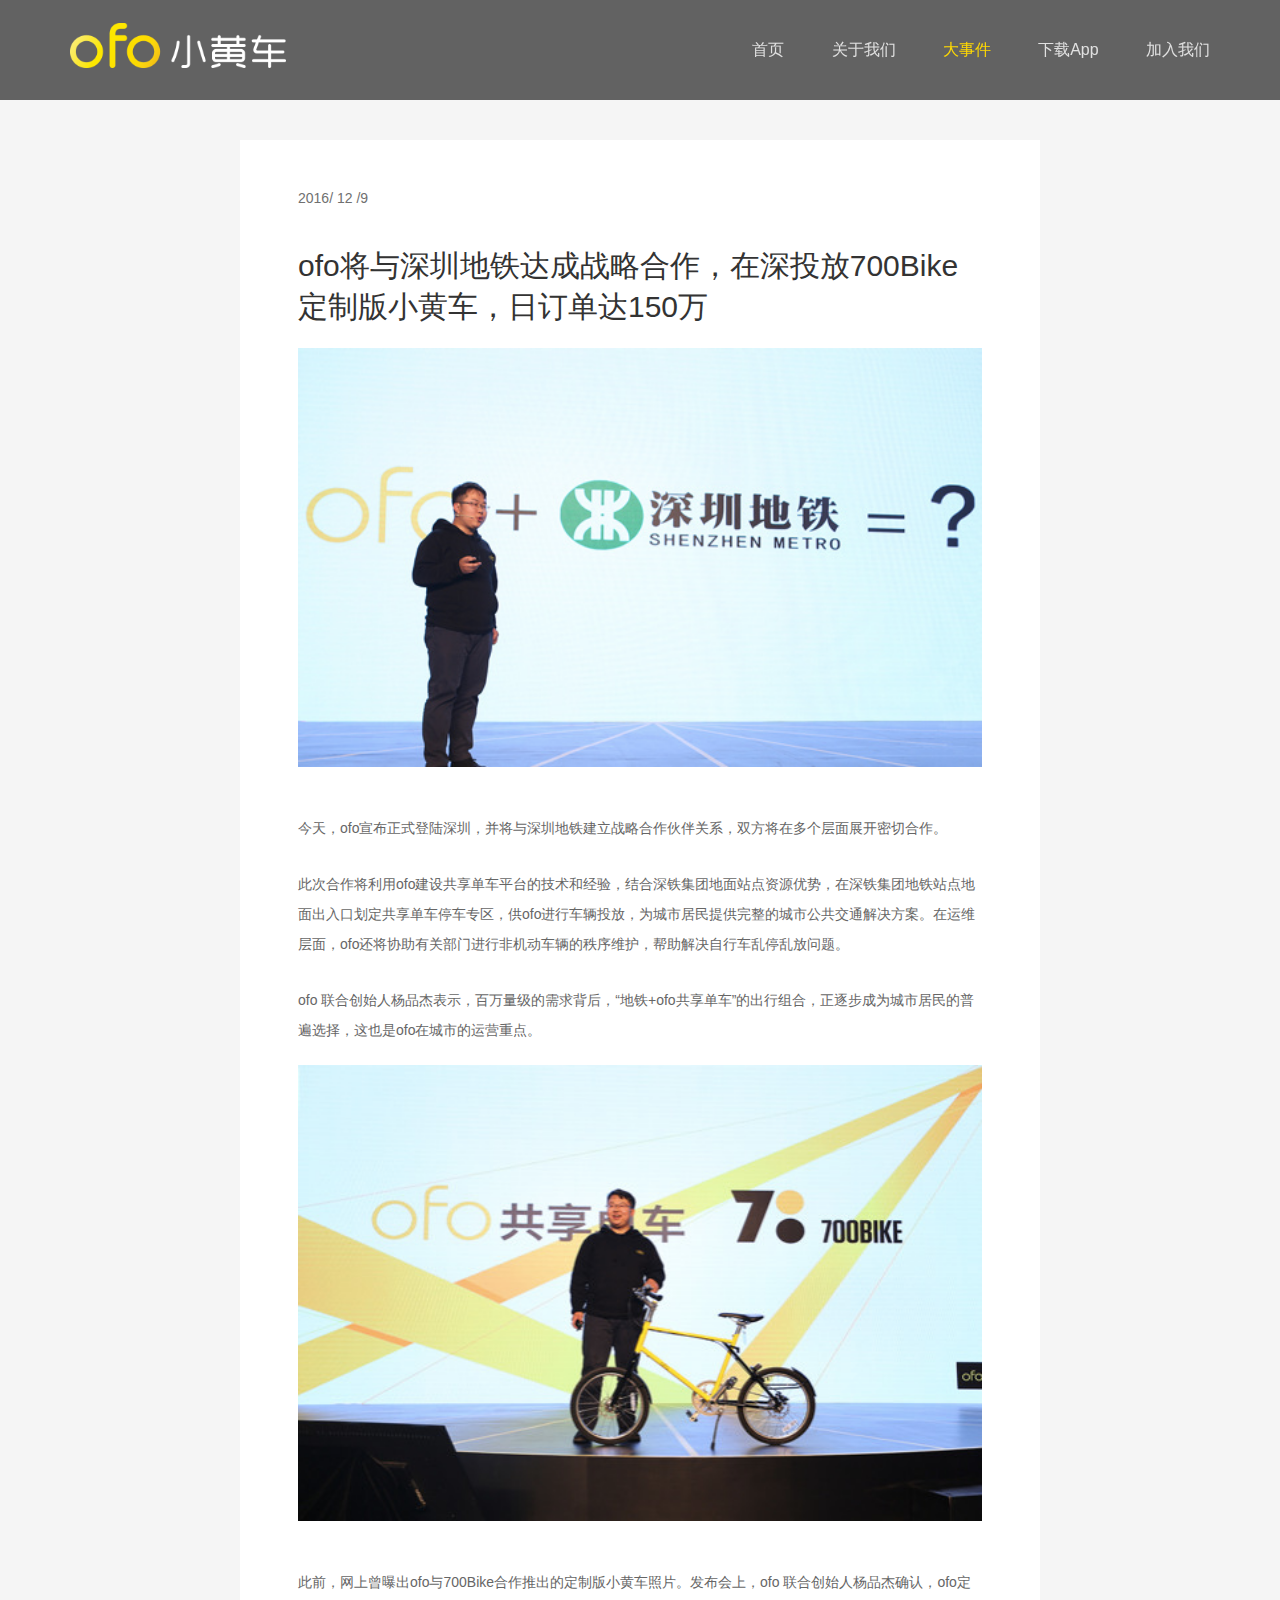
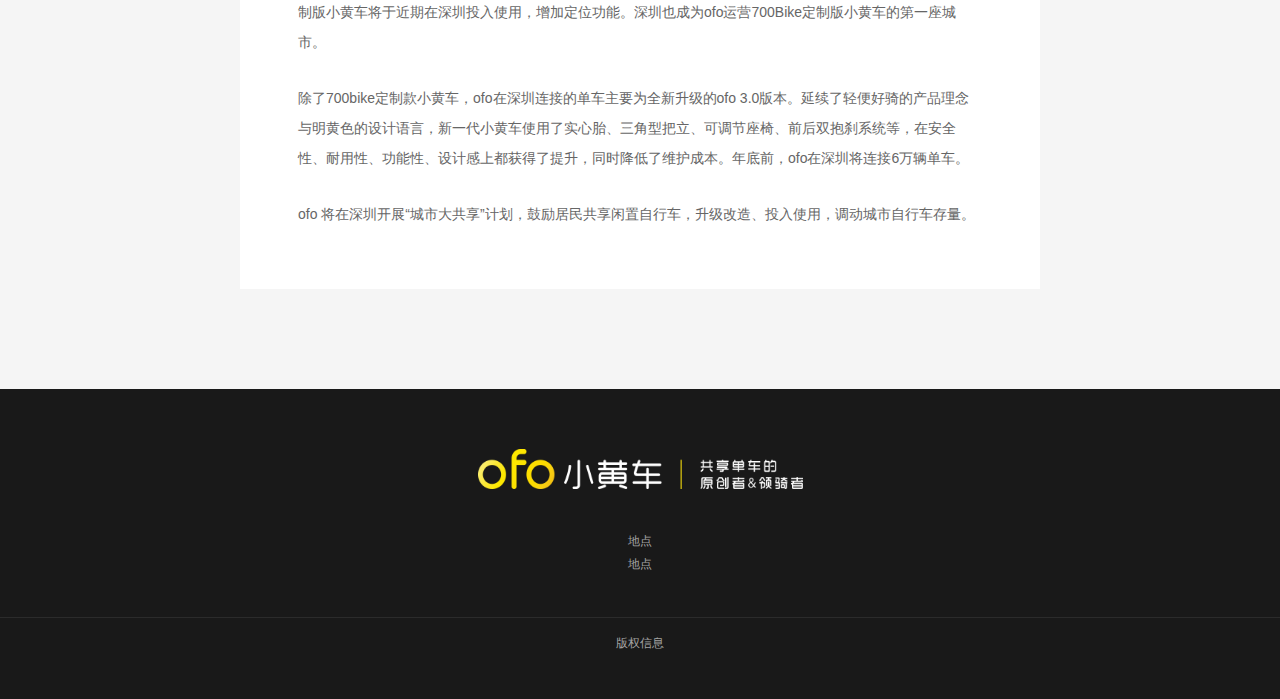
<file: news.html>
<!DOCTYPE html>
<html>
<head>
	<title>详情</title>
	<meta charset="utf-8">
	 <link href="css/video-js.css" rel="stylesheet">
	<link rel="stylesheet" type="text/css" href="css/public.css">
	<link rel="stylesheet" type="text/css" href="css/news.css">
	<link rel="stylesheet" type="text/css" href="css/swiper.min.css">
</head>
<body>
<div id="main">
	<header>
		<div id="nav" class="col-1140">
			<div class="logo">
				<a href="#">
					<img src="images/logo.png">
				</a>
			</div>
			<div class="nav-item nav-item-y">
				<ul>
					<li>
						<a href="index.html">首页</a>
						<span ></span>
					</li>
					<li>
						<a href="#">关于我们</a>
						<span></span>
					</li>
					<li>
						<a class="cur" href="share.html" >大事件</a>
						<span ></span>
					</li>
					<li>
						<a href="#">下载App</a>
						<span></span>
					</li>
					<li>
						<a href="#">加入我们</a>
						<span></span>
					</li>
				</ul>
			</div>
		</div>
	</header>
	<div class="content">
		<div class="cont col-684">
			<span class="time">2016/ 12 /9</span>
			<h4>ofo将与深圳地铁达成战略合作，在深投放700Bike定制版小黄车，日订单达150万</h4>
			<img src="images/news/np-1209-8.png">
			<p>今天，ofo宣布正式登陆深圳，并将与深圳地铁建立战略合作伙伴关系，双方将在多个层面展开密切合作。</p>
			<p>此次合作将利用ofo建设共享单车平台的技术和经验，结合深铁集团地面站点资源优势，在深铁集团地铁站点地面出入口划定共享单车停车专区，供ofo进行车辆投放，为城市居民提供完整的城市公共交通解决方案。在运维层面，ofo还将协助有关部门进行非机动车辆的秩序维护，帮助解决自行车乱停乱放问题。</p>
			<p>ofo 联合创始人杨品杰表示，百万量级的需求背后，“地铁+ofo共享单车”的出行组合，正逐步成为城市居民的普遍选择，这也是ofo在城市的运营重点。</p>
			<img src="images/news/np-1209-9.png" alt="">
			<p>此前，网上曾曝出ofo与700Bike合作推出的定制版小黄车照片。发布会上，ofo 联合创始人杨品杰确认，ofo定制版小黄车将于近期在深圳投入使用，增加定位功能。深圳也成为ofo运营700Bike定制版小黄车的第一座城市。</p>
			<p>除了700bike定制款小黄车，ofo在深圳连接的单车主要为全新升级的ofo 3.0版本。延续了轻便好骑的产品理念与明黄色的设计语言，新一代小黄车使用了实心胎、三角型把立、可调节座椅、前后双抱刹系统等，在安全性、耐用性、功能性、设计感上都获得了提升，同时降低了维护成本。年底前，ofo在深圳将连接6万辆单车。</p>
			<p>ofo 将在深圳开展“城市大共享”计划，鼓励居民共享闲置自行车，升级改造、投入使用，调动城市自行车存量。</p>
		</div>
	</div>
	<footer>
		<div class="col-1140">
			<div class="fbar clearfix">
				<div class="fcnt">
					<div class="fbar-logo">
						<img src="images/footer_logo.png">
					</div>
					<p class="finfo text1">地点</p>
					<p class="finfo text2">地点</p>
				</div>
			</div>
		</div>
		<div class="ficp">
			<p class="finfo"> 版权信息</p>
		</div>
	</footer>
</div>
<script src="js/jquery-2.1.1.min.js"></script>
<script src="js/app.min.js"></script>

<script src="js/plugin.js"></script>
<script src="js/video.js"></script>
<script src="js/carcount.js"></script>

</body>
</html>
</file>
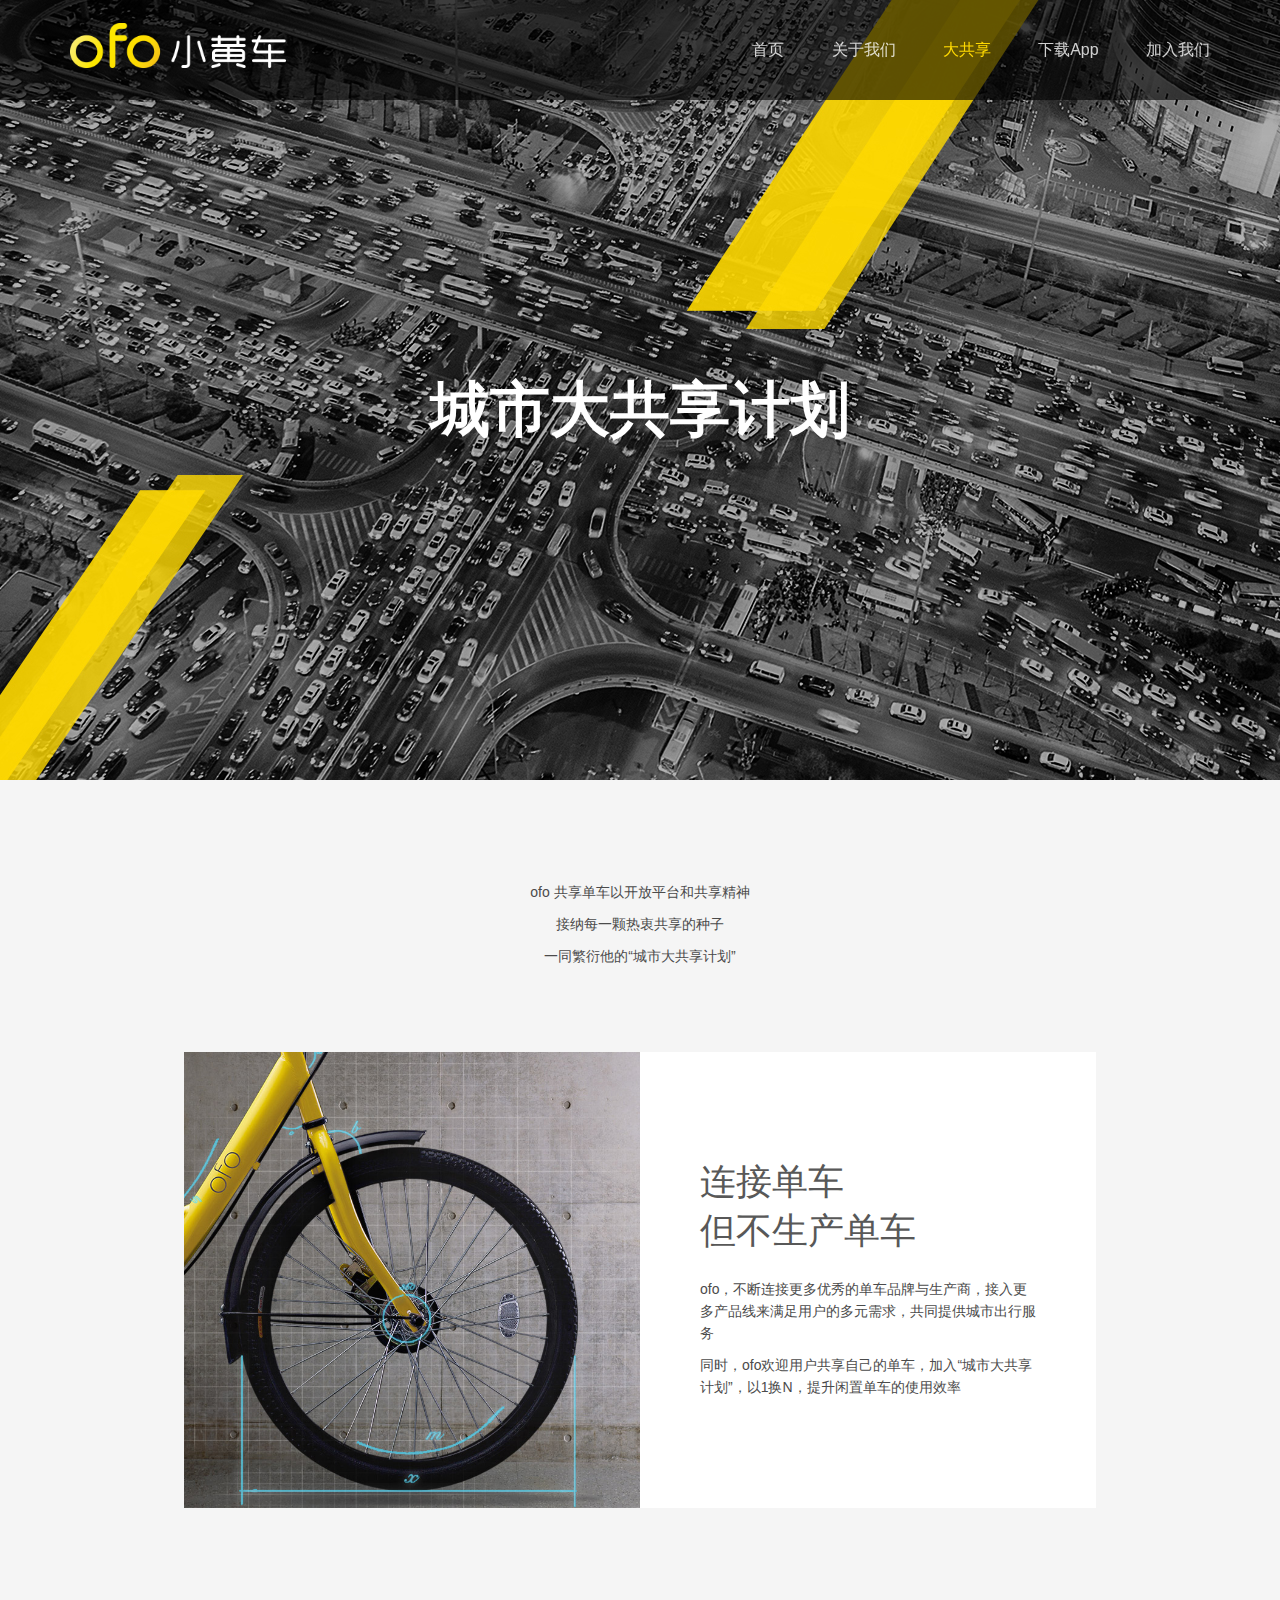
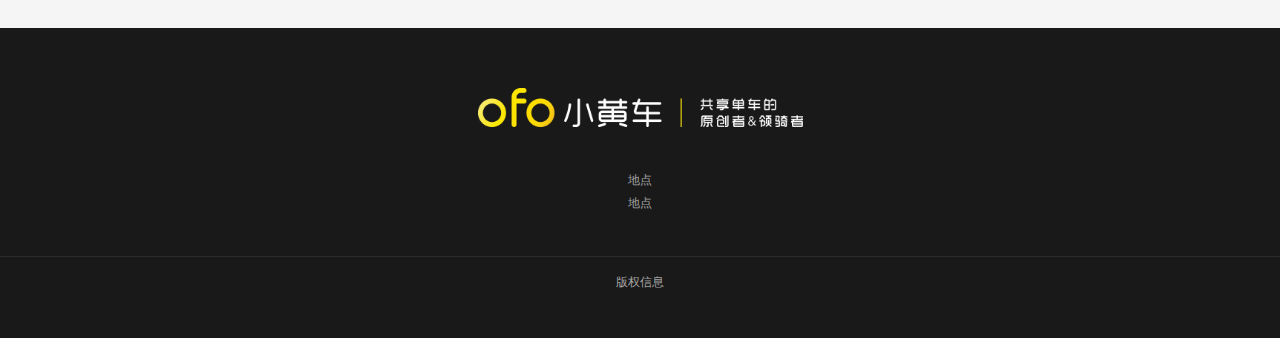
<file: share.html>
<!DOCTYPE html>
<html>
<head>
	<title>大共享</title>
	<meta charset="utf-8">
	 <link href="css/video-js.css" rel="stylesheet">
	<link rel="stylesheet" type="text/css" href="css/public.css">
	<link rel="stylesheet" type="text/css" href="css/share.css">
	<link rel="stylesheet" type="text/css" href="css/swiper.min.css">

</head>
<body>
<div id="main">
	<header>
		<div id="nav" class="col-1140">
			<div class="logo">
				<a href="#">
					<img src="images/logo.png">
				</a>
			</div>
			<div class="nav-item nav-item-y">
				<ul>
					<li>
						<a href="index.html">首页</a>
						<span ></span>
					</li>
					<li>
						<a href="#">关于我们</a>
						<span></span>
					</li>
					<li>
						<a class="cur" href="share.html" >大共享</a>
						<span ></span>
					</li>
					<li>
						<a href="#">下载App</a>
						<span></span>
					</li>
					<li>
						<a href="#">加入我们</a>
						<span></span>
					</li>
				</ul>
			</div>
		</div>
	</header>
	<div class="content" data-p="share">
		<div class="banner">
			<h3>城市大共享计划</h3>
		</div>
		<div class="introduce">
			<div class="col-912">
				<p class="s-spirit">ofo 共享单车以开放平台和共享精神</p>
				<p class="s-spirit">接纳每一颗热衷共享的种子</p>
				<p class="s-spirit">一同繁衍他的“城市大共享计划”</p>
				<div class="introduce-c clearfix" style="margin-top: 80px;">
				
					<div class="int-img float_l">
						<img src="images/share/introduce_img.jpg">
					</div>
					<div class="int-w float_l">
						<div>
							<h3>连接单车<br>但不生产单车</h3>
							<p class="s-spirit">ofo，不断连接更多优秀的单车品牌与生产商，接入更多产品线来满足用户的多元需求，共同提供城市出行服务</p>
							<p class="s-spirit">同时，ofo欢迎用户共享自己的单车，加入“城市大共享计划”，以1换N，提升闲置单车的使用效率</p>
						</div>
					</div>

				</div>

			</div>
		</div>
	</div>
	<footer>
		<div class="col-1140">
			<div class="fbar clearfix">
				<div class="fcnt">
					<div class="fbar-logo">
						<img src="images/footer_logo.png">
					</div>
					<p class="finfo text1">地点</p>
					<p class="finfo text2">地点</p>
				</div>
			</div>
		</div>
		<div class="ficp">
			<p class="finfo"> 版权信息</p>
		</div>
	</footer>
</div>
<script src="js/jquery-2.1.1.min.js"></script>
<script src="js/app.min.js"></script>

<script src="js/plugin.js"></script>
<script src="js/video.js"></script>
<script src="js/carcount.js"></script>
</body>
</html>
</file>
<file: css/video-js.css>
.video-js .vjs-big-play-button:before,.video-js .vjs-control:before,.video-js .vjs-modal-dialog,.vjs-modal-dialog .vjs-modal-dialog-content{position:absolute;top:0;left:0;width:100%;height:100%}.video-js .vjs-big-play-button:before,.video-js .vjs-control:before{text-align:center}@font-face{font-family:VideoJS;src:url(../font/2.0.0/VideoJS.eot?#iefix) format("eot")}@font-face{font-family:VideoJS;src:url([data-uri]) format("woff"),url([data-uri]) format("truetype");font-weight:400;font-style:normal}.vjs-icon-play,.video-js .vjs-big-play-button,.video-js .vjs-play-control{font-family:VideoJS;font-weight:400;font-style:normal}.vjs-icon-play:before,.video-js .vjs-big-play-button:before,.video-js .vjs-play-control:before{content:"\f101"}.vjs-icon-play-circle{font-family:VideoJS;font-weight:400;font-style:normal}.vjs-icon-play-circle:before{content:"\f102"}.vjs-icon-pause,.video-js .vjs-play-control.vjs-playing{font-family:VideoJS;font-weight:400;font-style:normal}.vjs-icon-pause:before,.video-js .vjs-play-control.vjs-playing:before{content:"\f103"}.vjs-icon-volume-mute,.video-js .vjs-mute-control.vjs-vol-0,.video-js .vjs-volume-menu-button.vjs-vol-0{font-family:VideoJS;font-weight:400;font-style:normal}.vjs-icon-volume-mute:before,.video-js .vjs-mute-control.vjs-vol-0:before,.video-js .vjs-volume-menu-button.vjs-vol-0:before{content:"\f104"}.vjs-icon-volume-low,.video-js .vjs-mute-control.vjs-vol-1,.video-js .vjs-volume-menu-button.vjs-vol-1{font-family:VideoJS;font-weight:400;font-style:normal}.vjs-icon-volume-low:before,.video-js .vjs-mute-control.vjs-vol-1:before,.video-js .vjs-volume-menu-button.vjs-vol-1:before{content:"\f105"}.vjs-icon-volume-mid,.video-js .vjs-mute-control.vjs-vol-2,.video-js .vjs-volume-menu-button.vjs-vol-2{font-family:VideoJS;font-weight:400;font-style:normal}.vjs-icon-volume-mid:before,.video-js .vjs-mute-control.vjs-vol-2:before,.video-js .vjs-volume-menu-button.vjs-vol-2:before{content:"\f106"}.vjs-icon-volume-high,.video-js .vjs-mute-control,.video-js .vjs-volume-menu-button{font-family:VideoJS;font-weight:400;font-style:normal}.vjs-icon-volume-high:before,.video-js .vjs-mute-control:before,.video-js .vjs-volume-menu-button:before{content:"\f107"}.vjs-icon-fullscreen-enter,.video-js .vjs-fullscreen-control{font-family:VideoJS;font-weight:400;font-style:normal}.vjs-icon-fullscreen-enter:before,.video-js .vjs-fullscreen-control:before{content:"\f108"}.vjs-icon-fullscreen-exit,.video-js.vjs-fullscreen .vjs-fullscreen-control{font-family:VideoJS;font-weight:400;font-style:normal}.vjs-icon-fullscreen-exit:before,.video-js.vjs-fullscreen .vjs-fullscreen-control:before{content:"\f109"}.vjs-icon-square{font-family:VideoJS;font-weight:400;font-style:normal}.vjs-icon-square:before{content:"\f10a"}.vjs-icon-spinner{font-family:VideoJS;font-weight:400;font-style:normal}.vjs-icon-spinner:before{content:"\f10b"}.vjs-icon-subtitles,.video-js .vjs-subtitles-button{font-family:VideoJS;font-weight:400;font-style:normal}.vjs-icon-subtitles:before,.video-js .vjs-subtitles-button:before{content:"\f10c"}.vjs-icon-captions,.video-js .vjs-captions-button{font-family:VideoJS;font-weight:400;font-style:normal}.vjs-icon-captions:before,.video-js .vjs-captions-button:before{content:"\f10d"}.vjs-icon-chapters,.video-js .vjs-chapters-button{font-family:VideoJS;font-weight:400;font-style:normal}.vjs-icon-chapters:before,.video-js .vjs-chapters-button:before{content:"\f10e"}.vjs-icon-share{font-family:VideoJS;font-weight:400;font-style:normal}.vjs-icon-share:before{content:"\f10f"}.vjs-icon-cog{font-family:VideoJS;font-weight:400;font-style:normal}.vjs-icon-cog:before{content:"\f110"}.vjs-icon-circle,.video-js .vjs-mouse-display,.video-js .vjs-play-progress,.video-js .vjs-volume-level{font-family:VideoJS;font-weight:400;font-style:normal}.vjs-icon-circle:before,.video-js .vjs-mouse-display:before,.video-js .vjs-play-progress:before,.video-js .vjs-volume-level:before{content:"\f111"}.vjs-icon-circle-outline{font-family:VideoJS;font-weight:400;font-style:normal}.vjs-icon-circle-outline:before{content:"\f112"}.vjs-icon-circle-inner-circle{font-family:VideoJS;font-weight:400;font-style:normal}.vjs-icon-circle-inner-circle:before{content:"\f113"}.vjs-icon-hd{font-family:VideoJS;font-weight:400;font-style:normal}.vjs-icon-hd:before{content:"\f114"}.vjs-icon-cancel,.video-js .vjs-control.vjs-close-button{font-family:VideoJS;font-weight:400;font-style:normal}.vjs-icon-cancel:before,.video-js .vjs-control.vjs-close-button:before{content:"\f115"}.vjs-icon-replay{font-family:VideoJS;font-weight:400;font-style:normal}.vjs-icon-replay:before{content:"\f116"}.vjs-icon-facebook{font-family:VideoJS;font-weight:400;font-style:normal}.vjs-icon-facebook:before{content:"\f117"}.vjs-icon-gplus{font-family:VideoJS;font-weight:400;font-style:normal}.vjs-icon-gplus:before{content:"\f118"}.vjs-icon-linkedin{font-family:VideoJS;font-weight:400;font-style:normal}.vjs-icon-linkedin:before{content:"\f119"}.vjs-icon-twitter{font-family:VideoJS;font-weight:400;font-style:normal}.vjs-icon-twitter:before{content:"\f11a"}.vjs-icon-tumblr{font-family:VideoJS;font-weight:400;font-style:normal}.vjs-icon-tumblr:before{content:"\f11b"}.vjs-icon-pinterest{font-family:VideoJS;font-weight:400;font-style:normal}.vjs-icon-pinterest:before{content:"\f11c"}.vjs-icon-audio-description,.video-js .vjs-descriptions-button{font-family:VideoJS;font-weight:400;font-style:normal}.vjs-icon-audio-description:before,.video-js .vjs-descriptions-button:before{content:"\f11d"}.vjs-icon-audio,.video-js .vjs-audio-button{font-family:VideoJS;font-weight:400;font-style:normal}.vjs-icon-audio:before,.video-js .vjs-audio-button:before{content:"\f11e"}.video-js{display:block;vertical-align:top;box-sizing:border-box;color:#fff;background-color:#000;position:relative;padding:0;font-size:10px;line-height:1;font-weight:400;font-style:normal;font-family:Arial,Helvetica,sans-serif;-webkit-user-select:none;-moz-user-select:none;-ms-user-select:none;user-select:none}.video-js:-moz-full-screen{position:absolute}.video-js:-webkit-full-screen{width:100%!important;height:100%!important}.video-js *,.video-js :before,.video-js :after{box-sizing:inherit}.video-js ul{font-family:inherit;font-size:inherit;line-height:inherit;list-style-position:outside;margin-left:0;margin-right:0;margin-top:0;margin-bottom:0}.video-js.vjs-fluid,.video-js.vjs-16-9,.video-js.vjs-4-3{width:100%;max-width:100%;height:0}.video-js.vjs-16-9{padding-top:56.25%}.video-js.vjs-4-3{padding-top:75%}.video-js.vjs-fill{width:100%;height:100%}.video-js .vjs-tech{position:absolute;top:0;left:0;width:100%;height:100%}body.vjs-full-window{padding:0;margin:0;height:100%;overflow-y:auto}.vjs-full-window .video-js.vjs-fullscreen{position:fixed;overflow:hidden;z-index:1000;left:0;top:0;bottom:0;right:0}.video-js.vjs-fullscreen{width:100%!important;height:100%!important;padding-top:0!important}.video-js.vjs-fullscreen.vjs-user-inactive{cursor:none}.vjs-hidden{display:none!important}.vjs-disabled{opacity:.5;cursor:default}.video-js .vjs-offscreen{height:1px;left:-9999px;position:absolute;top:0;width:1px}.vjs-lock-showing{display:block!important;opacity:1;visibility:visible}.vjs-no-js{padding:20px;color:#fff;background-color:#000;font-size:18px;font-family:Arial,Helvetica,sans-serif;text-align:center;width:300px;height:150px;margin:0 auto}.vjs-no-js a,.vjs-no-js a:visited{color:#66A8CC}.video-js .vjs-big-play-button{font-size:3em;line-height:1.5em;height:1.5em;width:3em;display:block;position:absolute;top:10px;left:10px;padding:0;cursor:pointer;opacity:1;border:.06666em solid #fff;background-color:#2B333F;background-color:rgba(43,51,63,.7);-webkit-border-radius:.3em;-moz-border-radius:.3em;border-radius:.3em;-webkit-transition:all .4s;-moz-transition:all .4s;-o-transition:all .4s;transition:all .4s}.vjs-big-play-centered .vjs-big-play-button{top:50%;left:50%;margin-top:-.75em;margin-left:-1.5em}.video-js:hover .vjs-big-play-button,.video-js .vjs-big-play-button:focus{outline:0;border-color:#fff;background-color:#73859f;background-color:rgba(115,133,159,.5);-webkit-transition:all 0s;-moz-transition:all 0s;-o-transition:all 0s;transition:all 0s}.vjs-controls-disabled .vjs-big-play-button,.vjs-has-started .vjs-big-play-button,.vjs-using-native-controls .vjs-big-play-button,.vjs-error .vjs-big-play-button{display:none}.video-js button{background:0 0;border:0;color:inherit;display:inline-block;overflow:visible;font-size:inherit;line-height:inherit;text-transform:none;text-decoration:none;transition:none;-webkit-appearance:none;-moz-appearance:none;appearance:none}.video-js .vjs-control.vjs-close-button{cursor:pointer;height:3em;position:absolute;right:0;top:.5em;z-index:2}.vjs-menu-button{cursor:pointer}.vjs-menu-button.vjs-disabled{cursor:default}.vjs-workinghover .vjs-menu-button.vjs-disabled:hover .vjs-menu{display:none}.vjs-menu .vjs-menu-content{display:block;padding:0;margin:0;overflow:auto;font-family:Arial,Helvetica,sans-serif}.vjs-scrubbing .vjs-menu-button:hover .vjs-menu{display:none}.vjs-menu li{list-style:none;margin:0;padding:.2em 0;line-height:1.4em;font-size:1.2em;text-align:center;text-transform:lowercase}.vjs-menu li:focus,.vjs-menu li:hover{outline:0;background-color:#73859f;background-color:rgba(115,133,159,.5)}.vjs-menu li.vjs-selected,.vjs-menu li.vjs-selected:focus,.vjs-menu li.vjs-selected:hover{background-color:#fff;color:#2B333F}.vjs-menu li.vjs-menu-title{text-align:center;text-transform:uppercase;font-size:1em;line-height:2em;padding:0;margin:0 0 .3em;font-weight:700;cursor:default}.vjs-menu-button-popup .vjs-menu{display:none;position:absolute;bottom:0;width:10em;left:-3em;height:0;margin-bottom:1.5em;border-top-color:rgba(43,51,63,.7)}.vjs-menu-button-popup .vjs-menu .vjs-menu-content{background-color:#2B333F;background-color:rgba(43,51,63,.7);position:absolute;width:100%;bottom:1.5em;max-height:15em}.vjs-workinghover .vjs-menu-button-popup:hover .vjs-menu,.vjs-menu-button-popup .vjs-menu.vjs-lock-showing{display:block}.video-js .vjs-menu-button-inline{-webkit-transition:all .4s;-moz-transition:all .4s;-o-transition:all .4s;transition:all .4s;overflow:hidden}.video-js .vjs-menu-button-inline:before{width:2.222222222em}.video-js .vjs-menu-button-inline:hover,.video-js .vjs-menu-button-inline:focus,.video-js .vjs-menu-button-inline.vjs-slider-active,.video-js.vjs-no-flex .vjs-menu-button-inline{width:12em}.video-js .vjs-menu-button-inline.vjs-slider-active{-webkit-transition:none;-moz-transition:none;-o-transition:none;transition:none}.vjs-menu-button-inline .vjs-menu{opacity:0;height:100%;width:auto;position:absolute;left:4em;top:0;padding:0;margin:0;-webkit-transition:all .4s;-moz-transition:all .4s;-o-transition:all .4s;transition:all .4s}.vjs-menu-button-inline:hover .vjs-menu,.vjs-menu-button-inline:focus .vjs-menu,.vjs-menu-button-inline.vjs-slider-active .vjs-menu{display:block;opacity:1}.vjs-no-flex .vjs-menu-button-inline .vjs-menu{display:block;opacity:1;position:relative;width:auto}.vjs-no-flex .vjs-menu-button-inline:hover .vjs-menu,.vjs-no-flex .vjs-menu-button-inline:focus .vjs-menu,.vjs-no-flex .vjs-menu-button-inline.vjs-slider-active .vjs-menu{width:auto}.vjs-menu-button-inline .vjs-menu-content{width:auto;height:100%;margin:0;overflow:hidden}.video-js .vjs-control-bar{display:none;width:100%;position:absolute;bottom:0;left:0;right:0;height:3em;background-color:#2B333F;background-color:rgba(43,51,63,.7)}.vjs-has-started .vjs-control-bar{display:-webkit-box;display:-webkit-flex;display:-ms-flexbox;display:flex;visibility:visible;opacity:1;-webkit-transition:visibility .1s,opacity .1s;-moz-transition:visibility .1s,opacity .1s;-o-transition:visibility .1s,opacity .1s;transition:visibility .1s,opacity .1s}.vjs-has-started.vjs-user-inactive.vjs-playing .vjs-control-bar{visibility:visible;opacity:0;-webkit-transition:visibility 1s,opacity 1s;-moz-transition:visibility 1s,opacity 1s;-o-transition:visibility 1s,opacity 1s;transition:visibility 1s,opacity 1s}@media \0screen{.vjs-has-started.vjs-user-inactive.vjs-playing .vjs-control-bar{visibility:hidden}}.vjs-controls-disabled .vjs-control-bar,.vjs-using-native-controls .vjs-control-bar,.vjs-error .vjs-control-bar{display:none!important}.vjs-audio.vjs-has-started.vjs-user-inactive.vjs-playing .vjs-control-bar{opacity:1;visibility:visible}@media \0screen{.vjs-user-inactive.vjs-playing .vjs-control-bar :before{content:""}}.vjs-has-started.vjs-no-flex .vjs-control-bar{display:table}.video-js .vjs-control{outline:0;position:relative;text-align:center;margin:0;padding:0;height:100%;width:4em;-webkit-box-flex:none;-moz-box-flex:none;-webkit-flex:none;-ms-flex:none;flex:none}.video-js .vjs-control:before{font-size:1.8em;line-height:1.67}.video-js .vjs-control:focus:before,.video-js .vjs-control:hover:before,.video-js .vjs-control:focus{text-shadow:0 0 1em #fff}.video-js .vjs-control-text{border:0;clip:rect(0 0 0 0);height:1px;margin:-1px;overflow:hidden;padding:0;position:absolute;width:1px}.vjs-no-flex .vjs-control{display:table-cell;vertical-align:middle}.video-js .vjs-custom-control-spacer{display:none}.video-js .vjs-progress-control{-webkit-box-flex:auto;-moz-box-flex:auto;-webkit-flex:auto;-ms-flex:auto;flex:auto;display:-webkit-box;display:-webkit-flex;display:-ms-flexbox;display:flex;-webkit-box-align:center;-webkit-align-items:center;-ms-flex-align:center;align-items:center;min-width:4em}.vjs-live .vjs-progress-control{display:none}.video-js .vjs-progress-holder{-webkit-box-flex:auto;-moz-box-flex:auto;-webkit-flex:auto;-ms-flex:auto;flex:auto;-webkit-transition:all .2s;-moz-transition:all .2s;-o-transition:all .2s;transition:all .2s;height:.3em}.video-js .vjs-progress-control:hover .vjs-progress-holder{font-size:1.666666666666666666em}.video-js .vjs-progress-control:hover .vjs-time-tooltip,.video-js .vjs-progress-control:hover .vjs-mouse-display:after,.video-js .vjs-progress-control:hover .vjs-play-progress:after{font-family:Arial,Helvetica,sans-serif;visibility:visible;font-size:.6em}.video-js .vjs-progress-holder .vjs-play-progress,.video-js .vjs-progress-holder .vjs-load-progress,.video-js .vjs-progress-holder .vjs-tooltip-progress-bar,.video-js .vjs-progress-holder .vjs-load-progress div{position:absolute;display:block;height:.3em;margin:0;padding:0;width:0;left:0;top:0}.video-js .vjs-mouse-display:before{display:none}.video-js .vjs-play-progress{background-color:#fff}.video-js .vjs-play-progress:before{position:absolute;top:-.333333333333333em;right:-.5em;font-size:.9em}.video-js .vjs-time-tooltip,.video-js .vjs-mouse-display:after,.video-js .vjs-play-progress:after{visibility:hidden;pointer-events:none;position:absolute;top:-3.4em;right:-1.9em;font-size:.9em;color:#000;content:attr(data-current-time);padding:6px 8px 8px;background-color:#fff;background-color:rgba(255,255,255,.8);-webkit-border-radius:.3em;-moz-border-radius:.3em;border-radius:.3em}.video-js .vjs-time-tooltip,.video-js .vjs-play-progress:before,.video-js .vjs-play-progress:after{z-index:1}.video-js .vjs-progress-control .vjs-keep-tooltips-inside:after{display:none}.video-js .vjs-load-progress{background:#bfc7d3;background:rgba(115,133,159,.5)}.video-js .vjs-load-progress div{background:#fff;background:rgba(115,133,159,.75)}.video-js.vjs-no-flex .vjs-progress-control{width:auto}.video-js .vjs-time-tooltip{display:inline-block;height:2.4em;position:relative;float:right;right:-1.9em}.vjs-tooltip-progress-bar{visibility:hidden}.video-js .vjs-progress-control .vjs-mouse-display{display:none;position:absolute;width:1px;height:100%;background-color:#000;z-index:1}.vjs-no-flex .vjs-progress-control .vjs-mouse-display{z-index:0}.video-js .vjs-progress-control:hover .vjs-mouse-display{display:block}.video-js.vjs-user-inactive .vjs-progress-control .vjs-mouse-display,.video-js.vjs-user-inactive .vjs-progress-control .vjs-mouse-display:after{visibility:hidden;opacity:0;-webkit-transition:visibility 1s,opacity 1s;-moz-transition:visibility 1s,opacity 1s;-o-transition:visibility 1s,opacity 1s;transition:visibility 1s,opacity 1s}.video-js.vjs-user-inactive.vjs-no-flex .vjs-progress-control .vjs-mouse-display,.video-js.vjs-user-inactive.vjs-no-flex .vjs-progress-control .vjs-mouse-display:after{display:none}.vjs-mouse-display .vjs-time-tooltip,.video-js .vjs-progress-control .vjs-mouse-display:after{color:#fff;background-color:#000;background-color:rgba(0,0,0,.8)}.video-js .vjs-slider{outline:0;position:relative;cursor:pointer;padding:0;margin:0 .45em;background-color:#73859f;background-color:rgba(115,133,159,.5)}.video-js .vjs-slider:focus{text-shadow:0 0 1em #fff;-webkit-box-shadow:0 0 1em #fff;-moz-box-shadow:0 0 1em #fff;box-shadow:0 0 1em #fff}.video-js .vjs-mute-control,.video-js .vjs-volume-menu-button{cursor:pointer;-webkit-box-flex:none;-moz-box-flex:none;-webkit-flex:none;-ms-flex:none;flex:none}.video-js .vjs-volume-control{width:5em;-webkit-box-flex:none;-moz-box-flex:none;-webkit-flex:none;-ms-flex:none;flex:none;display:-webkit-box;display:-webkit-flex;display:-ms-flexbox;display:flex;-webkit-box-align:center;-webkit-align-items:center;-ms-flex-align:center;align-items:center}.video-js .vjs-volume-bar{margin:1.35em .45em}.vjs-volume-bar.vjs-slider-horizontal{width:5em;height:.3em}.vjs-volume-bar.vjs-slider-vertical{width:.3em;height:5em;margin:1.35em auto}.video-js .vjs-volume-level{position:absolute;bottom:0;left:0;background-color:#fff}.video-js .vjs-volume-level:before{position:absolute;font-size:.9em}.vjs-slider-vertical .vjs-volume-level{width:.3em}.vjs-slider-vertical .vjs-volume-level:before{top:-.5em;left:-.3em}.vjs-slider-horizontal .vjs-volume-level{height:.3em}.vjs-slider-horizontal .vjs-volume-level:before{top:-.3em;right:-.5em}.vjs-volume-bar.vjs-slider-vertical .vjs-volume-level{height:100%}.vjs-volume-bar.vjs-slider-horizontal .vjs-volume-level{width:100%}.vjs-menu-button-popup.vjs-volume-menu-button .vjs-menu{display:block;width:0;height:0;border-top-color:transparent}.vjs-menu-button-popup.vjs-volume-menu-button-vertical .vjs-menu{left:.5em;height:8em}.vjs-menu-button-popup.vjs-volume-menu-button-horizontal .vjs-menu{left:-2em}.vjs-menu-button-popup.vjs-volume-menu-button .vjs-menu-content{height:0;width:0;overflow-x:hidden;overflow-y:hidden}.vjs-volume-menu-button-vertical:hover .vjs-menu-content,.vjs-volume-menu-button-vertical:focus .vjs-menu-content,.vjs-volume-menu-button-vertical.vjs-slider-active .vjs-menu-content,.vjs-volume-menu-button-vertical .vjs-lock-showing .vjs-menu-content{height:8em;width:2.9em}.vjs-volume-menu-button-horizontal:hover .vjs-menu-content,.vjs-volume-menu-button-horizontal:focus .vjs-menu-content,.vjs-volume-menu-button-horizontal .vjs-slider-active .vjs-menu-content,.vjs-volume-menu-button-horizontal .vjs-lock-showing .vjs-menu-content{height:2.9em;width:8em}.vjs-volume-menu-button.vjs-menu-button-inline .vjs-menu-content{background-color:transparent!important}.vjs-poster{display:inline-block;vertical-align:middle;background-repeat:no-repeat;background-position:50% 50%;background-size:contain;background-color:#000;cursor:pointer;margin:0;padding:0;position:absolute;top:0;right:0;bottom:0;left:0;height:100%}.vjs-poster img{display:block;vertical-align:middle;margin:0 auto;max-height:100%;padding:0;width:100%}.vjs-has-started .vjs-poster{display:none}.vjs-audio.vjs-has-started .vjs-poster{display:block}.vjs-controls-disabled .vjs-poster{display:none}.vjs-using-native-controls .vjs-poster{display:none}.video-js .vjs-live-control{display:-webkit-box;display:-webkit-flex;display:-ms-flexbox;display:flex;-webkit-box-align:flex-start;-webkit-align-items:flex-start;-ms-flex-align:flex-start;align-items:flex-start;-webkit-box-flex:auto;-moz-box-flex:auto;-webkit-flex:auto;-ms-flex:auto;flex:auto;font-size:1em;line-height:3em}.vjs-no-flex .vjs-live-control{display:table-cell;width:auto;text-align:left}.video-js .vjs-time-control{-webkit-box-flex:none;-moz-box-flex:none;-webkit-flex:none;-ms-flex:none;flex:none;font-size:1em;line-height:3em;min-width:2em;width:auto;padding-left:1em;padding-right:1em}.vjs-live .vjs-time-control{display:none}.video-js .vjs-current-time,.vjs-no-flex .vjs-current-time{display:none}.video-js .vjs-duration,.vjs-no-flex .vjs-duration{display:none}.vjs-time-divider{display:none;line-height:3em}.vjs-live .vjs-time-divider{display:none}.video-js .vjs-play-control{cursor:pointer;-webkit-box-flex:none;-moz-box-flex:none;-webkit-flex:none;-ms-flex:none;flex:none}.vjs-text-track-display{position:absolute;bottom:3em;left:0;right:0;top:0;pointer-events:none}.video-js.vjs-user-inactive.vjs-playing .vjs-text-track-display{bottom:1em}.video-js .vjs-text-track{font-size:1.4em;text-align:center;margin-bottom:.1em;background-color:#000;background-color:rgba(0,0,0,.5)}.vjs-subtitles{color:#fff}.vjs-captions{color:#fc6}.vjs-tt-cue{display:block}video::-webkit-media-text-track-display{-moz-transform:translateY(-3em);-ms-transform:translateY(-3em);-o-transform:translateY(-3em);-webkit-transform:translateY(-3em);transform:translateY(-3em)}.video-js.vjs-user-inactive.vjs-playing video::-webkit-media-text-track-display{-moz-transform:translateY(-1.5em);-ms-transform:translateY(-1.5em);-o-transform:translateY(-1.5em);-webkit-transform:translateY(-1.5em);transform:translateY(-1.5em)}.video-js .vjs-fullscreen-control{cursor:pointer;-webkit-box-flex:none;-moz-box-flex:none;-webkit-flex:none;-ms-flex:none;flex:none}.vjs-playback-rate .vjs-playback-rate-value{font-size:1.5em;line-height:2;position:absolute;top:0;left:0;width:100%;height:100%;text-align:center}.vjs-playback-rate .vjs-menu{width:4em;left:0}.vjs-error .vjs-error-display .vjs-modal-dialog-content{font-size:1.4em;text-align:center}.vjs-error .vjs-error-display:before{color:#fff;content:'X';font-family:Arial,Helvetica,sans-serif;font-size:4em;left:0;line-height:1;margin-top:-.5em;position:absolute;text-shadow:.05em .05em .1em #000;text-align:center;top:50%;vertical-align:middle;width:100%}.vjs-loading-spinner{display:none;position:absolute;top:50%;left:50%;margin:-25px 0 0 -25px;opacity:.85;text-align:left;border:6px solid rgba(43,51,63,.7);box-sizing:border-box;background-clip:padding-box;width:50px;height:50px;border-radius:25px}.vjs-seeking .vjs-loading-spinner,.vjs-waiting .vjs-loading-spinner{display:block}.vjs-loading-spinner:before,.vjs-loading-spinner:after{content:"";position:absolute;margin:-6px;box-sizing:inherit;width:inherit;height:inherit;border-radius:inherit;opacity:1;border:inherit;border-color:transparent;border-top-color:#fff}.vjs-seeking .vjs-loading-spinner:before,.vjs-seeking .vjs-loading-spinner:after,.vjs-waiting .vjs-loading-spinner:before,.vjs-waiting .vjs-loading-spinner:after{-webkit-animation:vjs-spinner-spin 1.1s cubic-bezier(0.6,.2,0,.8) infinite,vjs-spinner-fade 1.1s linear infinite;animation:vjs-spinner-spin 1.1s cubic-bezier(0.6,.2,0,.8) infinite,vjs-spinner-fade 1.1s linear infinite}.vjs-seeking .vjs-loading-spinner:before,.vjs-waiting .vjs-loading-spinner:before{border-top-color:#fff}.vjs-seeking .vjs-loading-spinner:after,.vjs-waiting .vjs-loading-spinner:after{border-top-color:#fff;-webkit-animation-delay:.44s;animation-delay:.44s}@keyframes vjs-spinner-spin{100%{transform:rotate(360deg)}}@-webkit-keyframes vjs-spinner-spin{100%{-webkit-transform:rotate(360deg)}}@keyframes vjs-spinner-fade{0%{border-top-color:#73859f}20%{border-top-color:#73859f}35%{border-top-color:#fff}60%{border-top-color:#73859f}100%{border-top-color:#73859f}}@-webkit-keyframes vjs-spinner-fade{0%{border-top-color:#73859f}20%{border-top-color:#73859f}35%{border-top-color:#fff}60%{border-top-color:#73859f}100%{border-top-color:#73859f}}.vjs-chapters-button .vjs-menu ul{width:24em}.video-js.vjs-layout-tiny:not(.vjs-fullscreen) .vjs-custom-control-spacer{-webkit-box-flex:auto;-moz-box-flex:auto;-webkit-flex:auto;-ms-flex:auto;flex:auto}.video-js.vjs-layout-tiny:not(.vjs-fullscreen).vjs-no-flex .vjs-custom-control-spacer{width:auto}.video-js.vjs-layout-tiny:not(.vjs-fullscreen) .vjs-current-time,.video-js.vjs-layout-tiny:not(.vjs-fullscreen) .vjs-time-divider,.video-js.vjs-layout-tiny:not(.vjs-fullscreen) .vjs-duration,.video-js.vjs-layout-tiny:not(.vjs-fullscreen) .vjs-remaining-time,.video-js.vjs-layout-tiny:not(.vjs-fullscreen) .vjs-playback-rate,.video-js.vjs-layout-tiny:not(.vjs-fullscreen) .vjs-progress-control,.video-js.vjs-layout-tiny:not(.vjs-fullscreen) .vjs-mute-control,.video-js.vjs-layout-tiny:not(.vjs-fullscreen) .vjs-volume-control,.video-js.vjs-layout-tiny:not(.vjs-fullscreen) .vjs-volume-menu-button,.video-js.vjs-layout-tiny:not(.vjs-fullscreen) .vjs-chapters-button,.video-js.vjs-layout-tiny:not(.vjs-fullscreen) .vjs-descriptions-button,.video-js.vjs-layout-tiny:not(.vjs-fullscreen) .vjs-captions-button,.video-js.vjs-layout-tiny:not(.vjs-fullscreen) .vjs-subtitles-button,.video-js.vjs-layout-tiny:not(.vjs-fullscreen) .vjs-audio-button{display:none}.video-js.vjs-layout-x-small:not(.vjs-fullscreen) .vjs-current-time,.video-js.vjs-layout-x-small:not(.vjs-fullscreen) .vjs-time-divider,.video-js.vjs-layout-x-small:not(.vjs-fullscreen) .vjs-duration,.video-js.vjs-layout-x-small:not(.vjs-fullscreen) .vjs-remaining-time,.video-js.vjs-layout-x-small:not(.vjs-fullscreen) .vjs-playback-rate,.video-js.vjs-layout-x-small:not(.vjs-fullscreen) .vjs-mute-control,.video-js.vjs-layout-x-small:not(.vjs-fullscreen) .vjs-volume-control,.video-js.vjs-layout-x-small:not(.vjs-fullscreen) .vjs-volume-menu-button,.video-js.vjs-layout-x-small:not(.vjs-fullscreen) .vjs-chapters-button,.video-js.vjs-layout-x-small:not(.vjs-fullscreen) .vjs-descriptions-button,.video-js.vjs-layout-x-small:not(.vjs-fullscreen) .vjs-captions-button,.video-js.vjs-layout-x-small:not(.vjs-fullscreen) .vjs-subtitles-button,.video-js.vjs-layout-x-small:not(.vjs-fullscreen) .vjs-audio-button{display:none}.video-js.vjs-layout-small:not(.vjs-fullscreen) .vjs-current-time,.video-js.vjs-layout-small:not(.vjs-fullscreen) .vjs-time-divider,.video-js.vjs-layout-small:not(.vjs-fullscreen) .vjs-duration,.video-js.vjs-layout-small:not(.vjs-fullscreen) .vjs-remaining-time,.video-js.vjs-layout-small:not(.vjs-fullscreen) .vjs-playback-rate,.video-js.vjs-layout-small:not(.vjs-fullscreen) .vjs-mute-control,.video-js.vjs-layout-small:not(.vjs-fullscreen) .vjs-volume-control,.video-js.vjs-layout-small:not(.vjs-fullscreen) .vjs-chapters-button,.video-js.vjs-layout-small:not(.vjs-fullscreen) .vjs-descriptions-button,.video-js.vjs-layout-small:not(.vjs-fullscreen) .vjs-captions-button,.video-js.vjs-layout-small:not(.vjs-fullscreen) .vjs-subtitles-button .vjs-audio-button{display:none}.vjs-caption-settings{position:relative;top:1em;background-color:#2B333F;background-color:rgba(43,51,63,.75);color:#fff;margin:0 auto;padding:.5em;height:16em;font-size:12px;width:40em}.vjs-caption-settings .vjs-tracksettings{top:0;bottom:1em;left:0;right:0;position:absolute;overflow:auto}.vjs-caption-settings .vjs-tracksettings-colors,.vjs-caption-settings .vjs-tracksettings-font{float:left}.vjs-caption-settings .vjs-tracksettings-colors:after,.vjs-caption-settings .vjs-tracksettings-font:after,.vjs-caption-settings .vjs-tracksettings-controls:after{clear:both}.vjs-caption-settings .vjs-tracksettings-controls{position:absolute;bottom:1em;right:1em}.vjs-caption-settings .vjs-tracksetting{margin:5px;padding:3px;min-height:40px;border:0}.vjs-caption-settings .vjs-tracksetting label,.vjs-caption-settings .vjs-tracksetting legend{display:block;width:100px;margin-bottom:5px}.vjs-caption-settings .vjs-tracksetting span{display:inline;margin-left:5px;vertical-align:top;float:right}.vjs-caption-settings .vjs-tracksetting>div{margin-bottom:5px;min-height:20px}.vjs-caption-settings .vjs-tracksetting>div:last-child{margin-bottom:0;padding-bottom:0;min-height:0}.vjs-caption-settings label>input{margin-right:10px}.vjs-caption-settings fieldset{margin-top:1em;margin-left:.5em}.vjs-caption-settings fieldset .vjs-label{position:absolute;clip:rect(1px 1px 1px 1px);clip:rect(1px,1px,1px,1px);padding:0;border:0;height:1px;width:1px;overflow:hidden}.vjs-caption-settings input[type=button]{width:40px;height:40px}.video-js .vjs-modal-dialog{background:rgba(0,0,0,.8);background:-webkit-linear-gradient(-90deg,rgba(0,0,0,.8),rgba(255,255,255,0));background:linear-gradient(180deg,rgba(0,0,0,.8),rgba(255,255,255,0))}.vjs-modal-dialog .vjs-modal-dialog-content{font-size:1.2em;line-height:1.5;padding:20px 24px;z-index:1}@media print{.video-js>:not(.vjs-tech):not(.vjs-poster){visibility:hidden}}
</file>
<file: css/public.css>
@charset "UTF-8";
/**
 *
 * @authors Your Name (you@example.org)
 * @date    2016-12-03 14:02:59
 * @version $Id$
 */
body, form, ul, ol, li, dl, dt, dd, h1, h2, h3, h4, h5, h6, p, header, menu, footer, section, iframe, video, article, button {
  margin: 0;
  padding: 0; }

html, body {
  width: 100%;
  height: 100%; }

body {
  min-width: 1140px;
  font-size: 12px;
  font-family: Microsoft Yahei, Avenir, Hiragino Sans GB, Microsoft Sans Serif, WenQuanYi Micro Hei, sans-serif;
  background: #ffffff;
  color: #666;
  position: relative; }

a {
  outline: 0;
  text-decoration: none; }

img {
  display: block;
  width: 100%;
  border: 0; }

p {
  word-break: break-all; }

ul, li {
  list-style: none; }

.float_l {
  position: relative;
  float: left; }

.float_r {
  position: relative;
  float: right; }

.clearfix:before,
.clearfix:after {
  content: " ";
  display: table; }

.clearfix:after {
  clear: both; }

#main {
  width: 100%;
  min-width: 1140px;
  margin: 0 auto; }

header {
  width: 100%;
  background: rgba(0, 0, 0, 0.6);
  position: fixed;
  top: 0;
  z-index: 9; }

.col-1140, .col-970, .col-912, .col-800, .col-684 {
  width: 1140px;
  margin: 0 auto;
  position: relative; }

.col-970 {
  width: 970px; }

.col-912 {
  width: 912px; }

.col-800 {
  width: 800px; }

.col-684 {
  width: 684px; }

#nav {
  height: 100px; }
  #nav .logo {
    width: 216px;
    height: 54px;
    position: absolute;
    left: 0;
    top: 50%;
    margin-top: -27px; }
    #nav .logo a{
      display: block;}
  #nav .nav-item {
    height: 26px;
    position: absolute;
    right: 0;
    top: 50%;
    margin-top: -13px; }
    #nav .nav-item li {
      width: auto;
      height: 26px;
      line-height: 26px;
      position: relative;
      display: inline-block;
      margin-left: 44px;
      font-size: 0; }
      #nav .nav-item li a {
        display: block;
        font-size: 16px;
        color: #fff;
        opacity: 0.8; }
        #nav .nav-item li a.cur, 
        #nav .nav-item li a:hover {
          opacity: 1; 
        }
      #nav .nav-item li span {
        width: 0;
        height: 1px;
        display: block;
        position: absolute;
        bottom: 0;
        left: 0;
        background: #fff; }
        #nav .nav-item li span.nav-in {
          -webkit-animation:navin .5s 0s ease both;
             -moz-animation:navin .5s 0s ease both;
              -ms-animation:navin .5s 0s ease both;
               -o-animation:navin .5s 0s ease both;
                  animation:navin .5s 0s ease both; }
        #nav .nav-item li span.nav-out {
          -webkit-animation:navout .5s 0s ease both;
             -moz-animation:navout .5s 0s ease both;
              -ms-animation:navout .5s 0s ease both;
               -o-animation:navout .5s 0s ease both;
                  animation:navout .5s 0s ease both; }
  #nav .nav-item-y li a.cur, 
  #nav .nav-item-y li a:hover {
    color: #ffd900; 
  }
  #nav .nav-item-y li span {
    background: #ffd900; 
  }
  #nav .nav-item-w li a {
    color: #414141; }
    #nav .nav-item-w li a.cur, #nav .nav-item-w li a:hover {
      color: #ffd900; }
  #nav .nav-item-w li span {
    background: #ffd900; }

.bgc-w {
  background: #fff; }

footer {
  width: 100%;
      height: 310px;
  background: #191919; }

.fbar {
    position: relative;
    padding: 60px 0 26px; }
  .fbar .fbar-num {
    height: 70px;
    border: 1px solid #303030;
    border-radius: 10px; }
  .fbar .fcnt {
    /*width: 270px;*/
    margin: 0 auto;
    text-align: center; }
    .fbar .fcnt .fcnt-social {
      text-align: center; }
      .fbar .fcnt .fcnt-social a {
        display: inline-block;
        width: 24px;
        height: 22px;
        background: url("../images/social_icon.png"); }
        .fbar .fcnt .fcnt-social a#weibo {
          margin-right: 22px;
          background-position: 0 0; }
        .fbar .fcnt .fcnt-social a#wechat {
          background-position: -24px 0; }
    .fbar .fcnt .fbar-logo {
      width: 325px;
      height: 72px;
      margin: 0 auto; }
  .fbar .qrcode-warp {
    width: 72px; }

.finfo {
  padding: 12px 0 18px;
  font-size: 12px;
  color: #a3a3a3;
  text-align: center; }
 .finfo.text1 {    padding: 12px 0 6px;}
.finfo.text2{
      padding: 0px 0 18px;
}
.ficp {
  border-top: 1px solid #2b2b2b; }
  .ficp .finfo {
    height: 50px;
    line-height: 50px;
    padding: 0; }

.num, .mt-number-animate {
  line-height: 70px;
  height: 70px;
  /*设置数字显示高度*/
  font-size: 30px;
  /*设置数字大小*/
  overflow: hidden;
  display: inline-block;
  position: relative; }

.num, .mt-number-animate .mt-number-animate-dot {
  width: 28px;
  /*设置分割符宽度*/
  line-height: 70px;
  float: left;
  text-align: center; }

.num, .mt-number-animate .mt-number-animate-dom {
  width: 28px;
  /*设置单个数字宽度*/
  text-align: center;
  float: left;
  position: relative;
  top: 0; }

.mt-number-animate .mt-number-animate-dom .mt-number-animate-span {
  width: 100%;
  float: left; }

.num, .mt-number-animate-span {
  border-right: 1px solid #303030;
  font-family: DINOffcPro-CondBold; }

.wechat-qrcode{
  position: absolute;
  width: 140px;
  height: 140px;
  top: 24px;
  left: 50%;
  margin-left: -75px;
  z-index: 9;
  display: none;}
@-webkit-keyframes navin{
0%{width: 0;}
100%{width: 100%;}
}
@-moz-keyframes navin{
0%{width: 0;}
100%{width: 100%;}
}
@-ms-keyframes navin{
0%{width: 0;}
100%{width: 100%;}
}
@-o-keyframes navin{
0%{width: 0;}
100%{width: 100%;}
}
@keyframes navin{
0%{width: 0;}
100%{width: 100%;}
}
@-webkit-keyframes navout{
0%{width: 100%;}
100%{width: 0;}
}
@-moz-keyframes navout{
0%{width: 100%;}
100%{width: 0;}
}
@-ms-keyframes navout{
0%{width: 100%;}
100%{width: 0;}
}
@-o-keyframes navout{
0%{width: 100%;}
100%{width: 0;}
}
@keyframes navout{
0%{width: 100%;}
100%{width: 0;}
}
.special-con {
  width: 100%;
  height: 1080px;
  background: url(../images/special/img.jpg);
  background-position: top center; }
@-webkit-keyframes fadeIn{
  0%{opacity:0}
  100%{opacity:1}
}
@-moz-keyframes fadeIn{
  0%{opacity:0}
  100%{opacity:1}
}
@-ms-keyframes fadeIn{
  0%{opacity:0}
  100%{opacity:1}
}
@-o-keyframes fadeIn{
  0%{opacity:0}
  100%{opacity:1}
}
@keyframes fadeIn{
  0%{opacity:0}
  100%{opacity:1}
}
</file>
<file: css/index.css>
#main {
  height: 100%; }

.content {
  width: 100%;
  height: 100%;
  position: relative; }

.cont-warp {
  width: 100%;
  overflow-x: hidden; }

.banner {
  position: absolute;
     bottom: 60px;
  left: 0;
  top: 0;
  width: 100%;
  overflow: hidden;
   }
  .swiper-container{
    width: 100%;
    height: 100%;}
  .ban-warp{
    position: relative;
    height: 100%; }
    .title-w h3,
    .title-w p {
      display: none;
    }

    .title-w:after {
      content: ' ';
      width:150px;
      height: 150px;
      display: block;
      background: url(../images/index/logo33.png) no-repeat;
      background-size: 100%;
    }
  .banner1{
    background: url(../images/index/home_bg1.jpg) 0 0 no-repeat;
    background-position: center top;
    background-size: cover; }
    .banner1 .col-1140,.banner1 .title{
      height: 100%;
      position: relative;
    }
    .banner1 .title-w{
      height: 320px;
    position: absolute;
    top: 287px;
    margin-top: -160px;
    z-index: 3;
    left: 150px;
    }
    .banner1 .title-w h3{
      font-size: 45px;
      color: #d8d9d8; }
    .banner1 .title-w p{
      font-size: 45px;
      color: #fefefe; }
    .banner1 #playbtn {
      display: block;
      width: 54px;
      height: 54px;
      background: url(../images/index/playbtn.png) 0 0 no-repeat; }
  .banner2{
    background: url(../images/index/home_bg.jpg) 0 0 no-repeat;
    background-position: center top;
    background-size: cover;  display: block; }
      .banner3{
    background: url(../images/index/home_bg2.jpg) 0 0 no-repeat;
    background-position: center top;
    background-size: cover;  display: block; }
     /* .banner4{
    background: url(../images/index/home_bg4.jpg) 0 0 no-repeat;
    background-position: center top;
    background-size: cover;  display: block; }*/
    
  .banner2.banner-3{
    background: url(../images/index/home_bg2.jpg) 0 0 no-repeat;
    background-position: center top;
    background-size: cover;  display: block;
  }

  .banner2 .col-1140,.banner2 .title,.banner3 .col-1140,.banner3 .title,.banner4 .col-1140,.banner4 .title{
      height: 100%;
      position: relative;
    }
    .banner2 .title-w,.banner3 .title-w,.banner4 .title-w{
      height: 320px;
      position: absolute;
      top: 287px;
      margin-top: -160px;
      z-index: 3;
      left: 150px;
    }
    .banner2 .title-w h3, .banner3 .title-w h3, .banner4 .title-w h3{
      font-size: 45px;
      color: #d8d9d8; }
    .banner2 .title-w p,.banner3 .title-w p,.banner4 .title-w p{
      font-size: 45px;
      color: #fefefe; }




.link-warp {
  position: absolute;
        bottom: -162px;
  left: 0;
  width: 100%;
  padding: 6px 0; }
  .link-warp ul {
    font-size: 0; }
  .link-warp li {
    width: 24.7%;
       height: 210px;
    display: inline-block; }
    .link-warp li:nth-child(2) {
      margin: 0 0.4%; }
          .link-warp li:nth-child(3) {
      margin: 0 0.4% 0 0; }
    .link-warp li#share {
      background: url(../images/index/share_img.png) 0 0 no-repeat;
      background-position: center top;
      background-size: cover; }
    .link-warp li#event {
      background: url(../images/index/event_img.png) 0 0 no-repeat;
      background-position: center top;
      background-size: cover; }
    .link-warp li#family {
      background: url(../images/index/family_img.png) 0 0 no-repeat;
      background-position: center top;
      background-size: cover; }
          .link-warp li#active {
      background: url(../images/index/active_img.jpg) 0 0 no-repeat;
      background-position: center top;
      background-size: cover; }
    .link-warp li h3 {
      padding: 30px 0 0 30px;
      font-size: 24px;
          color: #EDEDF3;
      font-weight: 500; }
    .link-warp li a {
      display: block;
      width: 108px;
      height: 34px;
      line-height: 34px;
      margin: 90px 0 0 30px;
      border: 1px solid #fff;
      text-align: center;
      border-radius: 20px;
      color: #fff;
      font-size: 14px; }
      .link-warp li a em{
        width: 7px;
        height: 11px;
        display: inline-block;
        background: url('[data-uri]');
      }
      .link-warp li a:hover {
        background: #fff;
        color: #000000; }
     .link-warp li a:hover em{
        background:url('[data-uri]');
        }

.player-warp {
  width: 100%;
  height: 100%;
  position: fixed;
  display: none;
  top: 0;
  left: 0;
  z-index: 10;
  background: rgba(0, 0, 0, 0.6); }
  .player-warp .plbg{
    position: absolute;
    width: 100%;
    height: 100%;
    top: 0;
    left: 0}
  .player-warp .player {
   /*  width: 1280px;
    height: 720px; */
    position: relative;
    z-index: 3;
    margin: 0 auto;opacity: 0 }
    .pr,#video{width: 100%;height: 100%;}
    .video-js .vjs-big-play-button{
      top: 50%;
      left: 50%;
      margin-top: -.75em;
      margin-left: -1.5em;
    }
    .player-close{
      width: 16px;
      height: 16px;
      display: block;
      position: absolute;
      top: -30px;
      right: -8px;
      background: url('[data-uri]');
    }

footer {
      margin-top: 162px; }
  .swiper-pagination-bullet-active {
    opacity: 1;
    background: #f7d408;
}
.swiper-pagination-bullet {
    width: 8px;
    height: 8px;
    display: inline-block;
    border-radius: 100%;
    background: #000;
    opacity: .5;
}
.swiper-pagination-bullet.swiper-pagination-bullet-active {
    opacity: 1;
    background: #f7d408;
}
</file>
<file: css/active.css>
/**
 * 
 * @authors Your Name (you@example.org)
 * @date    2016-12-04 11:17:36
 * @version $Id$
 */
.banner {
  width: 100%;
  height: 780px;
  position: relative;
  background: url("../images/activity/banner.jpg") no-repeat;
  background-position: top center;
  display: table; }
  .banner h3{
    line-height: 86px;
    padding-top: 100px;
    text-align: center;
    color: #ffffff;
    font-size: 45px;
    display:table-cell;
    vertical-align: middle;
    -webkit-animation:fadeIn 2s 0.5s ease both;
       -moz-animation:fadeIn 2s 0.5s ease both;
        -ms-animation:fadeIn 2s 0.5s ease both;
         -o-animation:fadeIn 2s 0.5s ease both;
            animation:fadeIn 2s 0.5s ease both;
  }

.welfare {
  padding: 100px 0 56px;
  border-bottom: 1px solid #e5e5e5; }
  .welfare ul {
    font-size: 0; }
  .welfare li {
    width: 25%;
    display: inline-block;
    opacity: 0; }
    .welfare li.fain {
      -webkit-animation:fadeIn 1.8s 0.4s ease both;
         -moz-animation:fadeIn 1.8s 0.4s ease both;
          -ms-animation:fadeIn 1.8s 0.4s ease both;
           -o-animation:fadeIn 1.8s 0.4s ease both;
              animation:fadeIn 1.8s 0.4s ease both; }
    .welfare li img {
      width: 106px;
      height: 106px;
      margin: 0 auto; }
    .welfare li span {
      display: block;
      margin: 18px auto;
      color: #a7a7a7;
      font-size: 14px;
      text-align: center; }

.post {
  padding: 56px 0 100px;  opacity: 0; }
  .post.in{-webkit-animation:fadeIn 1s 0.4s ease both;
         -moz-animation:fadeIn 1s 0.4s ease both;
          -ms-animation:fadeIn 1s 0.4s ease both;
           -o-animation:fadeIn 1s 0.4s ease both;
              animation:fadeIn 1s 0.4s ease both; }
  .post ul {
    font-size: 0; }
    .post ul li {
      width: 25%;
      display: inline-block;
      text-align: center;
      vertical-align: top; }
      .post ul li h3 {
        font-size: 18px;
        text-align: center;
        color: #585858;
        margin-bottom: 16px; }
      .post ul li a {
        display: block;
        height: 24px;
        line-height: 24px;
        color: #b8b8b8;
        font-size: 14px; }
        .post ul li a:hover {
          color: #585858; }
  .post .morepost {
    padding-top: 40px; }
    .post .morepost #morebtn {
      width: 134px;
      height: 58px;
      line-height: 58px;
      display: block;
      margin: 0 auto;
      text-align: center;
      border: 1px solid #e5e5e5;
      font-size: 14px;
      color: #333333;
      border-radius: 30px; }
      .post .morepost #morebtn:hover {
        background: #ffd900; }
    .post .morepost p {
      padding-top: 40px;
      font-size: 14px;
      color: #929292;
      text-align: center; }
      .post .morepost p a {
        color: #929292; }

.post-warp {
  width: 100%;
  height: 100%;
  position: fixed;
  display: none;
  top: 0;
  left: 0;
  z-index: 10;
  background: rgba(0, 0, 0, 0.6); }
  .post-warp .post-con {
    width: 684px;
    height: 500px;
    position: absolute;
    top: 50%;
    left: 50%;
    overflow: hidden;
    margin-top: -250px;
    margin-left: -342px;
    background: #fff; }
  .post-warp #close {
    width: 16px;
    height: 16px;
    display: block;
    position: absolute;
    top: 20px;
    right: 20px;
    background: url([data-uri]);
    z-index: 10; }
  .post-warp .post-w {
    height: 380px;
    padding: 60px;
    overflow-y: scroll;
    display: none; }
    .post-warp .post-w h3 {
      padding-bottom: 38px;
      font-weight: 500;
      font-size: 24px;
      color: #333333;
      border-bottom: 1px solid #e5e5e5; }
    .post-warp .post-w h4 {
      margin: 40px 0 12px;
      font-weight: 500;
      color: #414141;
      font-size: 14px; }
    .post-warp .post-w p {
      padding-bottom: 8px;
      line-height: 24px;
      font-size: 14px;
      color: #999999; }

.mCSB_outside + .mCS-minimal-dark.mCSB_scrollTools_vertical, .mCSB_outside + .mCS-minimal.mCSB_scrollTools_vertical {
  right: 18px;
  margin: 60px 0; }
.post-list{      width: 100%;
    background-color: #f5f5f5;}
    .post-list ul{      padding-bottom: 200px;
    width: 830px;
    margin: 0 auto;
    overflow: hidden;
    padding-top: 120px;}
  .post-list li{      width: 400px;
       height: 610px;

    float: left;
    background-color: #fff;}
    .post-list li:hover{box-shadow: 6px 6px 6px #ccc;}
    li.right{ margin-left: 24px; margin-bottom: 25px;}
    .text-area{ padding: 30px;color: #585858;}
    .text-area .time{ font-size: 14px;}
    .text-area  h2{     font-size: 24px;
    padding-top: 14px;
    padding-bottom: 14px;}
    .text-area p{ font-size: 14px;}
   .post-list img {     width: 400px;    height: 280px;
   }
</file>
<file: css/event.css>
/**
 * 
 * @authors Your Name (you@example.org)
 * @date    2016-12-04 13:02:12
 * @version $Id$
 */
.content {
  background: #f5f5f5; }

.banner {
  width: 100%;
  height: 870px;
  background: url("../images/event/banner.jpg") no-repeat;
  background-position: top center; }
  .banner .banner-w h3{
    padding-top: 230px;
    font-size: 45px;
    color: #ffffff;
    text-align: left;
    -webkit-animation:fadeIn 1s 0.2s ease both;
       -moz-animation:fadeIn 1s 0.2s ease both;
        -ms-animation:fadeIn 1s 0.2s ease both;
         -o-animation:fadeIn 1s 0.2s ease both;
            animation:fadeIn 1s 0.2s ease both; }

.new-con {
  padding: 70px 0 60px; }
  .new-con li {
    width: 100%;
    height: 400px;
    margin-bottom: 40px;
    font-size: 0;
    background: #ffffff; }
    .new-con li:hover{box-shadow: 6px 6px 6px #ccc;}
    .new-con li a {
      display: block;
      width: 100%;
      height: 100%; }

.new-img {
  width: 570px;
  display: inline-block;
  }

.new-w {
  width: 450px;
  padding: 50px 0 0 60px;
  margin: 0 auto;
  display: inline-block;
  vertical-align: top; }
  .new-w span {
    font-size: 14px;
    color: #707070; }
  .new-w h4 {
    padding-top: 20px;
    padding-bottom: 20px;
    font-size: 30px;
    color: #333333;
    font-weight: 500; }
  .new-w h3 {
    font-size: 29px;
    color: #8d8d8d;
    font-weight: 300;
    padding-bottom: 16px; }
  .new-w p {
    line-height: 24px;
    color: #707070;
    font-size: 14px; }
</file>
<file: css/family.css>
/**
 * 
 * @authors Your Name (you@example.org)
 * @date    2016-12-04 15:00:38
 * @version $Id$
 */
.content {
  width: 100%;
  padding: 140px 0 110px;
  background: #f5f5f5;
  position: relative; }

.cont {
  position: relative;
  right: 0; }
  .cont .con {
    width: 970px;
    margin-left: 170px;
    background: #fff; }

.banner {
  width: 100%;
  height: 580px;
  padding-bottom: 50px; }
  .banner .banner_link {
    position: absolute;
    top: 144px;
    left: 56px;
    z-index: 3; }
    .banner .banner_link a {
      display: block;
      width: 138px;
      height: 42px;
      line-height: 42px;
      font-size: 24px;
      text-align: right;
      padding-right: 6px;
      background: #626262;
      color: #e0e0e0; }
      .banner .banner_link a.short-btn {
        width: 94px;
        margin-bottom: 4px;
        margin-left: 44px; }
      .banner .banner_link a.cur {
        background: #ffd900;
        color: #332b00; }

.cityimg .line {
  height: 2px;
  margin: 0 40px;
  background: #5c5c5c; }
.cityimg .line2 {
  margin-top: 2px;
  height: 1px; }

.pic-show {
  padding-top: 50px; }

.grid {
  margin-left: 20px; }

.grid-item {
  width: 270px;
  margin: 0 20px 40px;
  text-align: center; }
  .grid-item img {
    width: 270px; }

.pic-w {
  width: 270px;
  margin: 0 auto; }
  .pic-w h3 {
    padding-bottom: 18px;
    font-size: 36px;
    color: #333333;
    text-align: center; }
  .pic-w p {
    line-height: 24px;
    color: #666;
    font-size: 14px;
    text-align: left; }

.grid-no {
  width: 270px;
  height: 220px;
  background: #fff; }
.mask{
  position: absolute;
  width: 100%;
  height: 100%;
  left: 0;
  top: 0;
  z-index: 3;
  background: rgba(0, 0, 0,0.6);
  display: none;
}
.mask-w{
  width: 100%;
  height: 100%;
  display: table;
}
.mask p{
  display:table-cell;
  vertical-align: middle;
  line-height: 24px;
  font-size: 14px;
  color: #cdcfd1;
}
</file>
<file: css/news.css>
/**
 * 
 * @authors Your Name (you@example.org)
 * @date    2016-12-04 13:23:27
 * @version $Id$
 */
.content {
  padding: 140px 0 100px;
  background: #f5f5f5; }

.cont {
  background: #fff;
  padding: 50px 58px 60px; }
  .cont .time {
    font-size: 14px;
    color: #707070; }
  .cont h4 {
    padding-top: 40px;
    font-size: 30px;
    color: #333333;
    font-weight: 500; }
  .cont h3 {
    padding-bottom: 40px;
    font-size: 30px;
    color: #8d8d8d;
    font-weight: 300;
    border-bottom: 1px solid #e5e5e5; }
  .cont p {
    padding-top: 26px;
    line-height: 30px;
    color: #666666;
    font-size: 14px; }
  .cont img {
    padding: 20px 0; }
  .cont .post-w {
    display: block;
    text-align: center;
    font-size: 14px;
    color: #999999; }
    .content h5{    margin-top: 20px;
    font-size: 20px;}
</file>
<file: css/share.css>
@charset "UTF-8";

.content {
  background: #f5f5f5; }

.banner {
  width: 100%;
  height: 780px;
  background: url("../images/share/banner.jpg") no-repeat;
  background-position: top center;
  display: table;
  }
  .banner h3{
     padding-top: 40px;
    font-size: 60px;
    color: #ffffff;
    text-align: center;
    display:table-cell;
    vertical-align: middle;
    -webkit-animation:fadeIn 1s 0.5s ease both;
       -moz-animation:fadeIn 1s 0.5s ease both;
        -ms-animation:fadeIn 1s 0.5s ease both;
         -o-animation:fadeIn 1s 0.5s ease both;
            animation:fadeIn 1s 0.5s ease both;
          }
.introduce {
  padding: 96px 0 120px 0; 
}
  .introduce .s-spirit {
    padding: 0;
    line-height: 32px;
    font-size: 14px;
    color: #4b4b4b;
    text-align: center; 
  }
  .introduce .s-title {
    padding: 76px 0 0 0;
    color: #555555;
    font-size: 36px;
    font-weight: 500;
    text-align: center; 
  }
  .introduce .s-car-warp {
    margin: 10px 0 78px;
    text-align: center; 
  }
  .introduce .s-carcount {
    height: 72px;
    display: inline-block;
    margin-bottom: 16px;
    background: #313131;
    border-radius: 16px;
    box-shadow: 0 0 16px #cbcbcb; 
  }
    .introduce .s-carcount .num, .introduce .s-carcount .mt-number-animate {
      line-height: 72px;
      height: 72px;
      /*设置数字显示高度*/
      font-size: 36px;
      color: #ffd900; }
    .introduce .s-carcount .num, .introduce .s-carcount .mt-number-animate .mt-number-animate-dot, .introduce .s-carcount .mt-number-animate .mt-number-animate-dom {
      width: 32px;
      /*设置分割符宽度*/
      line-height: 72px; 
    }
    .introduce .s-carcount .num, 
    .introduce .s-carcount .mt-number-animate-span {
      border-right: 1px solid #464646; 
    }
  .introduce .introduce-c {
    height: 456px;
    background: #fff; 
  }
    .introduce .introduce-c .int-img {
      width: 456px; 
    }
    .introduce .introduce-c .int-w {
      width: 336px;
      padding-left: 60px; 
    }
      .introduce .introduce-c .int-w h3 {
        padding: 106px 0 22px;
        font-size: 36px;
        color: #585858;
        font-weight: 500; 
      }
      .introduce .introduce-c .int-w .s-spirit {
        line-height: 22px;
        text-align: left;
        padding-bottom: 10px; 
      }
</file>
